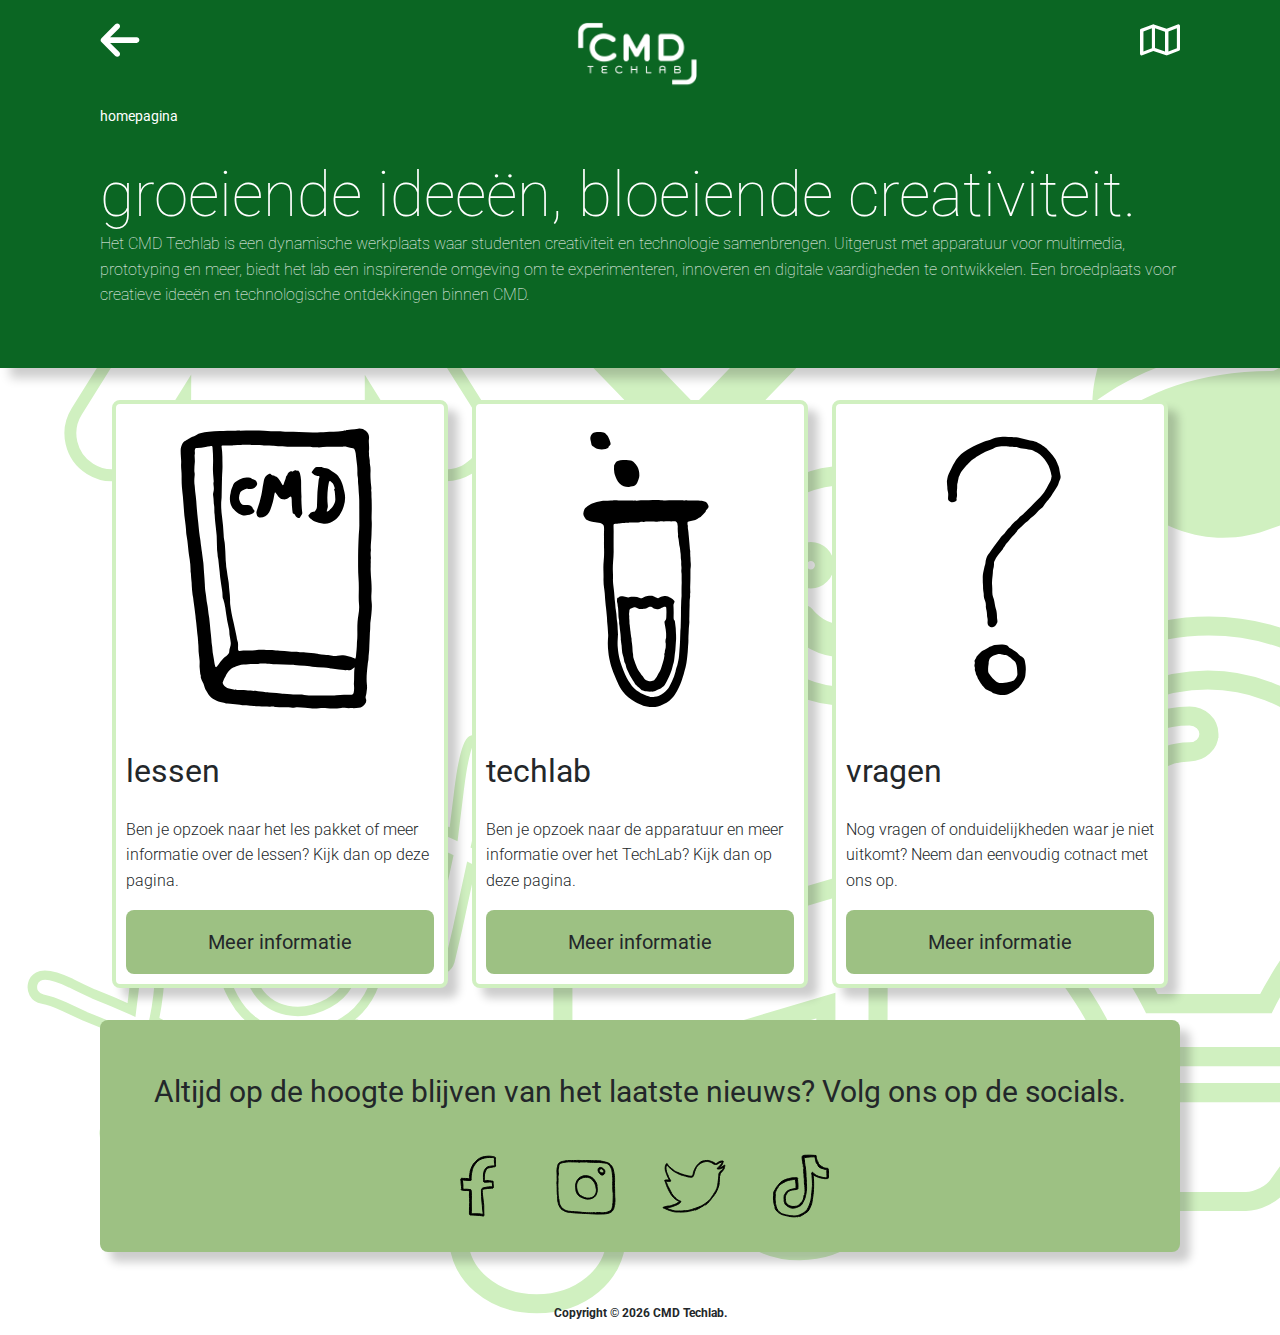
<file: 2_ADWE/index.html>
<!DOCTYPE html>
<html lang="nl">
<head>
    <meta charset="UTF-8">
    <meta name="viewport" content="width=device-width, initial-scale=1.0">
    <!-- SEO -->
    <title>Homepagina | CMD TechLab</title>
    <meta name="description" content="Het CMD Techlab is een dynamische werkplaats waar studenten creativiteit en technologie samenbrengen. Uitgerust met apparatuur voor multimedia, prototyping en meer.">
    <!-- Google Fonts -->
    <link rel="preconnect" href="https://fonts.googleapis.com">
    <link rel="preconnect" href="https://fonts.gstatic.com" crossorigin>
    <link href="https://fonts.googleapis.com/css2?family=Roboto:wght@100;300;400;500;700;900&display=swap" rel="stylesheet">
    <!-- Stylesheets -->
    <link rel="stylesheet" href="./assets/css/style.css">
</head>
<body>
    <header>
        <section id="top">
            <div id="back">
                <a href="./index.html">
                    <img src="./assets/img/layout/pijl.svg" alt="Pijl terug">
                </a>
            </div>
            <div id="logo">
                <a href="./index.html">
                    <img src="./assets/img/layout/logo.svg" alt="CMD TechLab logo">
                </a>
            </div>
            <div id="map">
                <a href="https://www.google.com/maps/dir//Werkplaats+CMD,+Onderwijsboulevard+215,+5223+DE+'s-Hertogenbosch">
                    <img src="./assets/img/layout/kaart.svg" alt="Kaart">
                </a>
            </div>
        </section>
        
        <section id="breadcrumbs">
            <ol itemscope itemtype="https://schema.org/BreadcrumbList">
                <li itemprop="itemListElement" itemscope itemtype="https://schema.org/ListItem">
                    <span itemprop="name">Homepagina</span>
                    <meta itemprop="position" content="1">
                </li>
            </ol>
        </section>

        <section id="intro">
            <h1>Groeiende ideeën, Bloeiende creativiteit.</h1>
            <p>Het CMD Techlab is een dynamische werkplaats waar studenten creativiteit en technologie samenbrengen. Uitgerust met apparatuur voor multimedia, prototyping en meer, biedt het lab een inspirerende omgeving om te experimenteren, innoveren en digitale vaardigheden te ontwikkelen. Een broedplaats voor creatieve ideeën en technologische ontdekkingen binnen CMD.</p>
        </section>
    </header>

    <nav class="flexible">
        <section>
            <img src="./assets/img/home/boek.svg" alt="Afbeelding over lessen">
            <h2>Lessen</h2>
            <p>Ben je opzoek naar het les pakket of meer informatie over de lessen? Kijk dan op deze pagina.</p>
            <a class="button" href="./lessen.html">Meer informatie</a>
        </section>
        <section>
            <img src="./assets/img/home/lab.svg" alt="Afbeelding over techlab">
            <h2>TechLab</h2>
            <p>Ben je opzoek naar de apparatuur en meer informatie over het TechLab? Kijk dan op deze pagina.</p>
            <a class="button" href="./lab.html">Meer informatie</a>
        </section>
        <section>
            <img src="./assets/img/home/vraag.svg" alt="Afbeelding over vragen">
            <h2>Vragen</h2>
            <p>Nog vragen of onduidelijkheden waar je niet uitkomt? Neem dan eenvoudig cotnact met ons op.</p>
            <a class="button" href="./contact.html">Meer informatie</a>
        </section>
    </nav>

    <section id="call-to-action">
        <p>Altijd op de hoogte blijven van het laatste nieuws? Volg ons op de socials.</p>

        <div id="socials">
            <a target="_blank" href="https://www.facebook.com/avanscmd"><img src="./assets/img/socials/facebook.svg" alt="Facebook logo"></a>
            <a target="_blank" href="https://www.instagram.com/cmd_denbosch"><img src="./assets/img/socials/instagram.svg" alt="Instagram logo"></a>
            <a target="_blank" href="https://twitter.com/AvansHogeschool"><img src="./assets/img/socials/twitter.svg" alt="Twitter logo"></a>
            <a target="_blank" href="https://www.tiktok.com/@avanshogeschool"><img src="./assets/img/socials/tiktok.svg" alt="TikTok logo"></a>
        </div>
    </section>

    <footer>
        <p>Copyright &copy; <span id="year"></span> CMD Techlab.</p>
    </footer>

    <!-- Javascript -->
    <script src="./assets/js/main.js"></script>
</body>
</html>
</file>
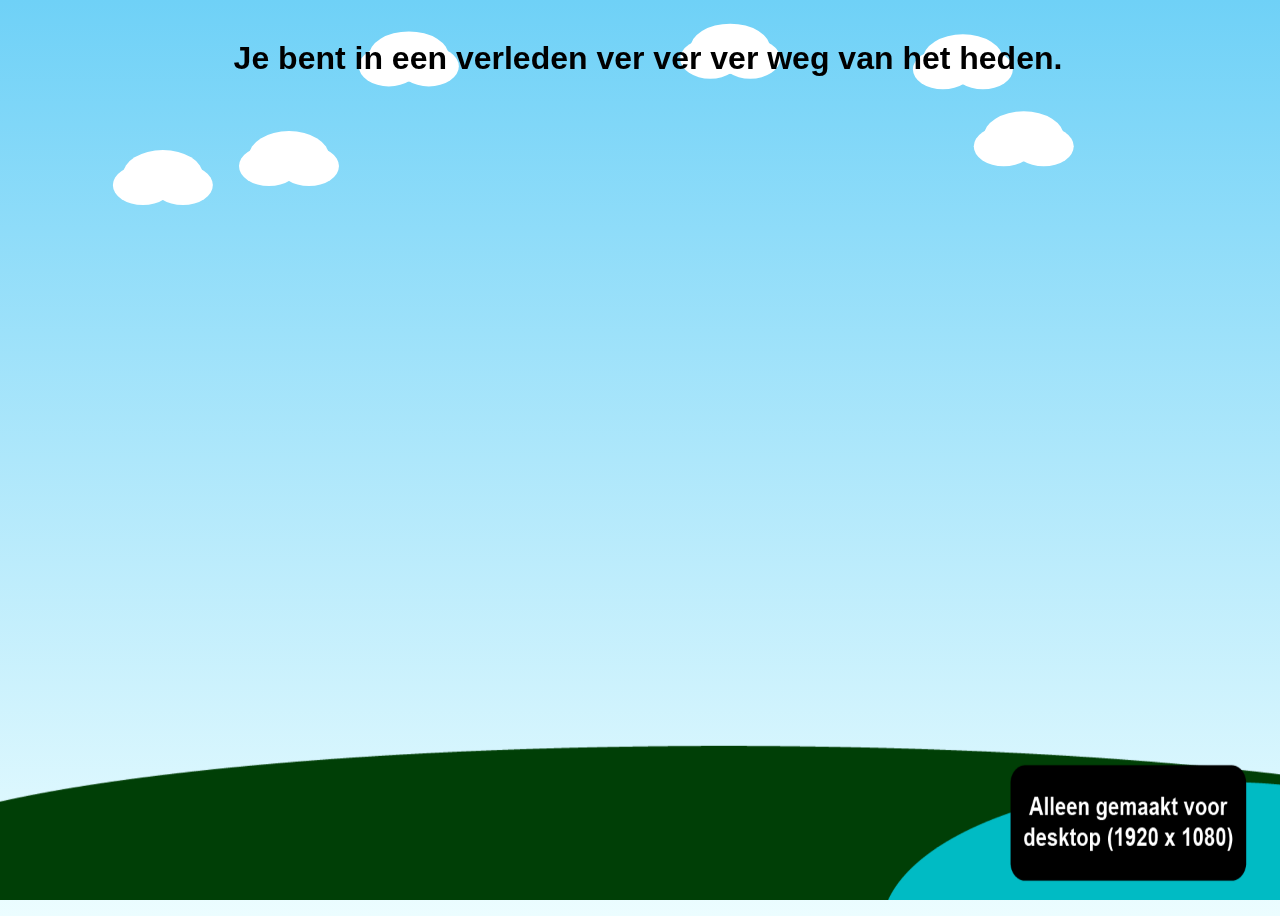
<file: 7_PROG/index.html>
<!doctype html>
<html lang="nl">
<head>
    <meta charset="utf-8">
    <!-- SEO title -->
    <title>PROG Scene 1 - Bastiaan de Hart</title>
    <!-- Globale Stylesheet -->
    <link rel="stylesheet" href="./assets/css/main.css">
    <!-- Scene specifieke stylesheet -->
    <link rel="stylesheet" href="./assets/css/scene1.css">
</head>
<body>
    <!-- 
    Grafische layers, volgoorde bepaald door Z-index in CSS.
    Alle afbeeldingen zijn in moderne WebP standaard en maximaal
    compressed. Zo is de hele website (ex P5 framework) max 187 KB. 
    -->
    <img class="layer_lake" src="./assets/img/scene1/lake.webp" alt="Vijver met gras">
    <img class="layer_instructions" src="./assets/img/scene1/instructions.webp" alt="Instructies">

    <!-- Toverstaf, deze word geanimeerd met CSS -->
    <div class="magicwand_container">
        <!-- Weergeven als hyperlink -->
        <a href="./scene2.html"><button>Begin het avontuur</button></a>
        <img class="magicwand" src="./assets/img/scene1/magicwand.webp" alt="Toverstaf">
    </div>

    <!-- De teksten bovenin het scherm -->
    <div class="text-dialog">
        <p class="text-line-one">Je bent in een verleden ver ver ver weg van het heden.</p>
    </div>
    <div class="text-dialog">
        <p class="text-line-two">Pak de toverstaf en reis naar het heden.</p>
    </div>

    <!-- Javascrypt voor de wolken, deze worden met P5 gegenereerd -->
    <script src="./assets/js/vendor/p5.min.js" defer></script>
    <script src="./assets/js/clouds.js" defer></script>
</body>
</html>
</file>
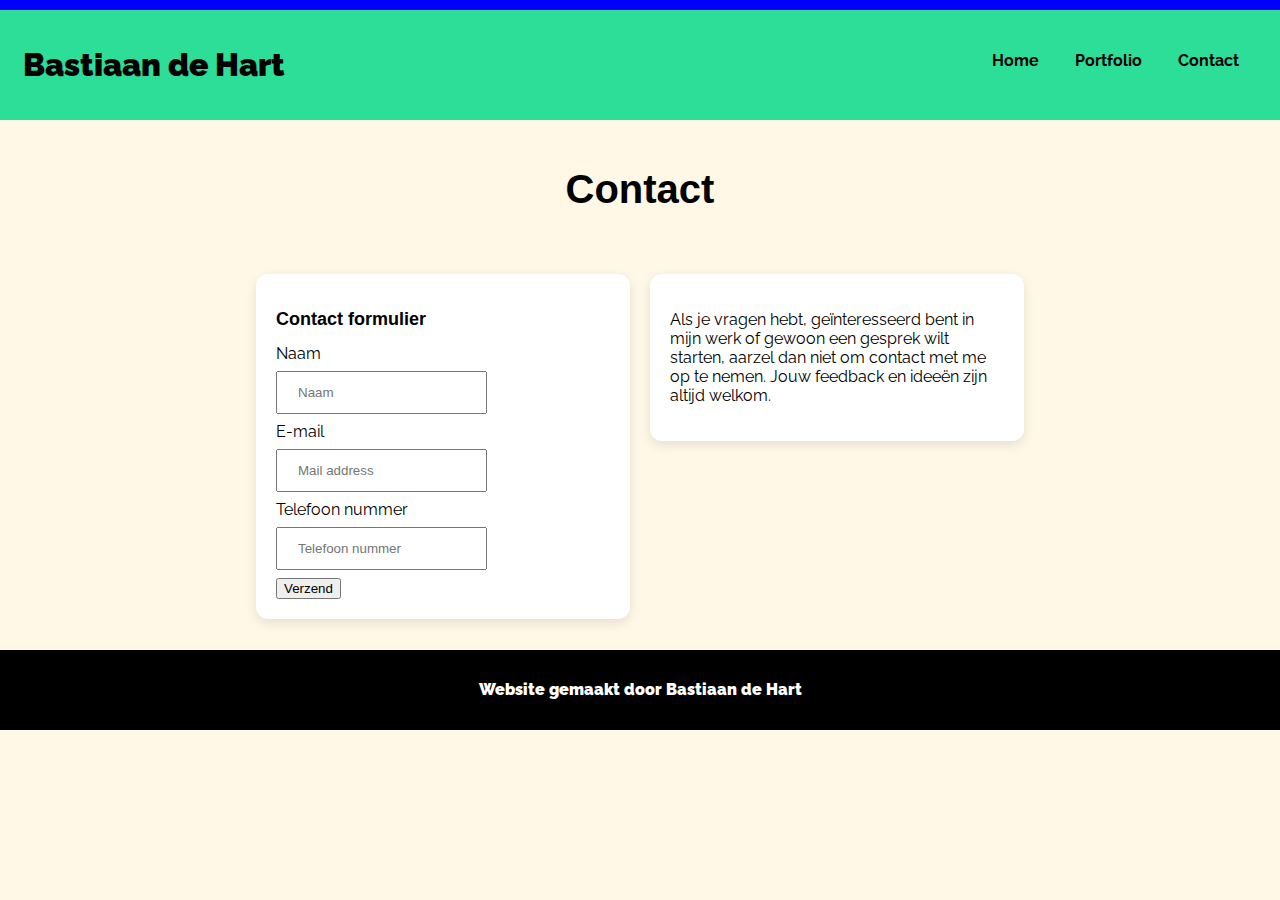
<file: 1_BAWE/contact.html>
<!DOCTYPE html>
<html lang="nl">
<head>
    <meta charset="UTF-8">
    <meta name="viewport" content="width=device-width, initial-scale=1.0">
    <title>Contact | Bastiaan de Hart</title>
    <link rel="preconnect" href="https://fonts.googleapis.com">
    <link rel="preconnect" href="https://fonts.gstatic.com" crossorigin>
    <link href="https://fonts.googleapis.com/css2?family=Raleway&family=Ubuntu+Condensed&display=swap" rel="stylesheet">
    <link rel="stylesheet" href="assets/css/style.css">
</head>
<body>
    <nav>
        <div id="logo"><p>Bastiaan de Hart</p></div>
        <div id="navbar">
            <ul>
                <li><a href="index.html">Home</a></li>
                <li><a href="portfolio.html">Portfolio</a></li>
                <li><a href="contact.html">Contact</a></li>
            </ul>
        </div>
    </nav>
    <section id="title">
        <h1>Contact</h1>
    </section>
    <article>   
        <div>
            <h2>Contact formulier</h2>
            <form method="post" action="Niet_bestaand_PHP_mail_script.php">
            
                <label for="naam">Naam</label>
                <input type="text" placeholder="Naam" name="naam" id="naam">     
        
                <label for="mail">E-mail</label>
                <input type="email" placeholder="Mail address" name="mail" id="mail">
    
                <label for="telefoon">Telefoon nummer</label>
                <input type="tel" placeholder="Telefoon nummer" name="telefoon" id="telefoon">
    
                <button type="submit">Verzend</button>

            </form>
        </div>
        <div>
            <div>
                <p>Als je vragen hebt, geïnteresseerd bent in mijn werk of gewoon een gesprek wilt starten, aarzel dan niet om contact met me op te nemen. Jouw feedback en ideeën zijn altijd welkom.</p>
            </div>
        </div>
    </article>
    <footer>
        <p>Website gemaakt door Bastiaan de Hart</p>
    </footer>
</body>
</html>
</file>
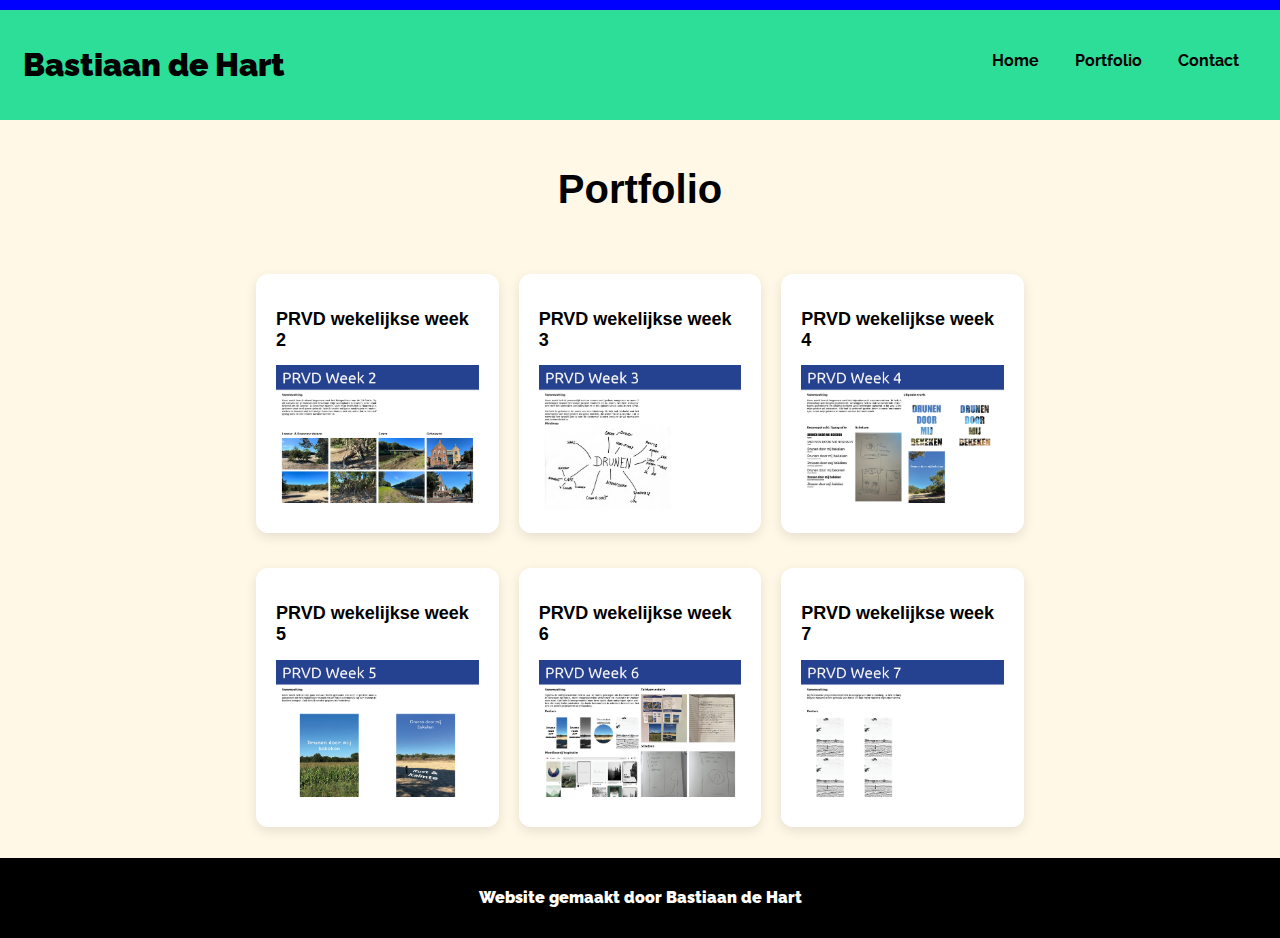
<file: 1_BAWE/portfolio.html>
<!DOCTYPE html>
<html lang="nl">
<head>
    <meta charset="UTF-8">
    <meta name="viewport" content="width=device-width, initial-scale=1.0">
    <title>Portfolio | Bastiaan de Hart</title>
    <link rel="preconnect" href="https://fonts.googleapis.com">
    <link rel="preconnect" href="https://fonts.gstatic.com" crossorigin>
    <link href="https://fonts.googleapis.com/css2?family=Raleway&family=Ubuntu+Condensed&display=swap" rel="stylesheet">
    <link rel="stylesheet" href="assets/css/style.css">
</head>
<body>
    <nav>
        <div id="logo"><p>Bastiaan de Hart</p></div>
        <div id="navbar">
            <ul>
                <li><a href="index.html">Home</a></li>
                <li><a href="portfolio.html">Portfolio</a></li>
                <li><a href="contact.html">Contact</a></li>
            </ul>
        </div>
    </nav>
    <section id="title">
        <h1>Portfolio</h1>
    </section>
    <article>   
        <div>
            <h2>PRVD wekelijkse week 2</h2>
            <img src="./assets/images/Wekelijkse_Canvas_Bastiaan_de_Hart__01.jpg" alt="Wekelijkse Canvas week 2">
        </div>
        <div>
            <h2>PRVD wekelijkse week 3</h2>
            <img src="./assets/images/Wekelijkse_Canvas_Bastiaan_de_Hart__02.jpg" alt="Wekelijkse Canvas week 3">
        </div>
        <div>
            <h2>PRVD wekelijkse week 4</h2>
            <img src="./assets/images/Wekelijkse_Canvas_Bastiaan_de_Hart__03.jpg" alt="Wekelijkse Canvas week 4">
        </div>
    </article>
    <article>   
        <div>
            <h2>PRVD wekelijkse week 5</h2>
            <img src="./assets/images/Wekelijkse_Canvas_Bastiaan_de_Hart__04.jpg" alt="Wekelijkse Canvas week 5">
        </div>
        <div>
            <h2>PRVD wekelijkse week 6</h2>
            <img src="./assets/images/Wekelijkse_Canvas_Bastiaan_de_Hart__05.jpg" alt="Wekelijkse Canvas week 6">
        </div>
        <div>
            <h2>PRVD wekelijkse week 7</h2>
            <img src="./assets/images/Wekelijkse_Canvas_Bastiaan_de_Hart__06.jpg" alt="Wekelijkse Canvas week 7">
        </div>
    </article>
    <footer>
        <p>Website gemaakt door Bastiaan de Hart</p>
    </footer>
</body>
</html>
</file>
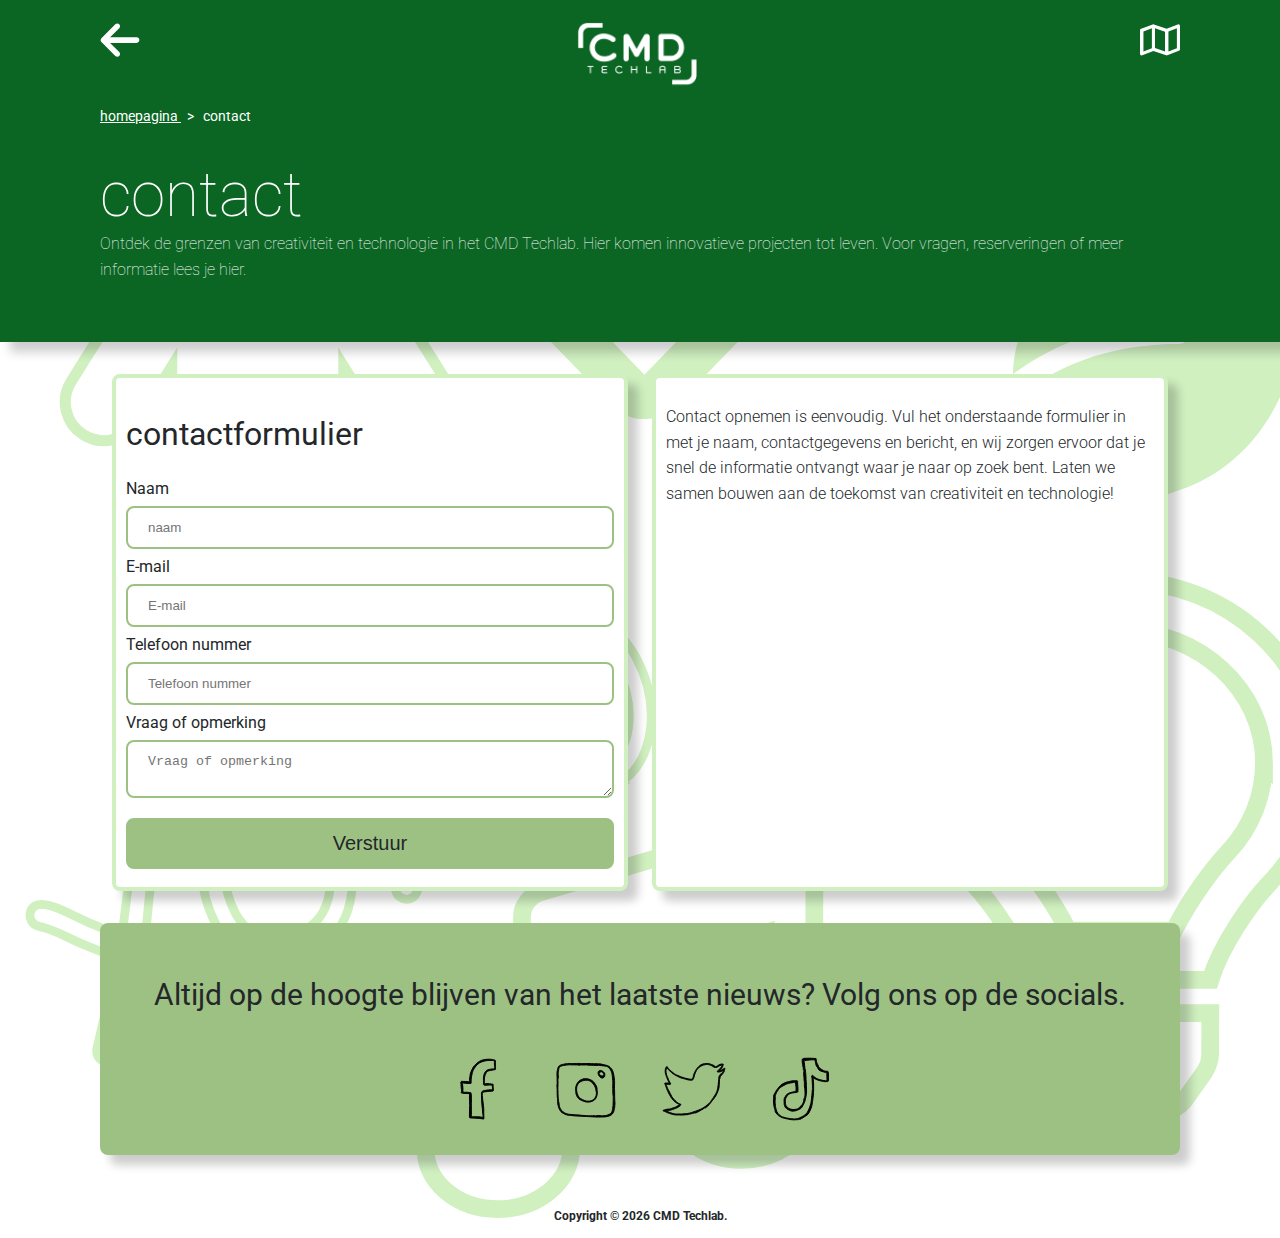
<file: 2_ADWE/contact.html>
<!DOCTYPE html>
<html lang="nl">
<head>
    <meta charset="UTF-8">
    <meta name="viewport" content="width=device-width, initial-scale=1.0">
    <!-- SEO -->
    <title>Contact | CMD TechLab</title>
    <meta name="description" content="Ontdek de grenzen van creativiteit en technologie in het CMD Techlab. Hier komen innovatieve projecten tot leven. Voor vragen, reserveringen of meer informatie lees je hier.">
    <!-- Google Fonts -->
    <link rel="preconnect" href="https://fonts.googleapis.com">
    <link rel="preconnect" href="https://fonts.gstatic.com" crossorigin>
    <link href="https://fonts.googleapis.com/css2?family=Roboto:wght@100;300;400;500;700;900&display=swap" rel="stylesheet">
    <!-- Stylesheets -->
    <link rel="stylesheet" href="./assets/css/style.css">
</head>
<body>
    <header>
        <section id="top">
            <div id="back">
                <a tabindex="1" href="./index.html">
                    <img src="./assets/img/layout/pijl.svg" alt="Pijl terug">
                </a>
            </div>
            <div id="logo">
                <a href="./index.html">
                    <img src="./assets/img/layout/logo.svg" alt="CMD TechLab logo">
                </a>
            </div>
            <div id="map">
                <a href="https://www.google.com/maps/dir//Werkplaats+CMD,+Onderwijsboulevard+215,+5223+DE+'s-Hertogenbosch">
                    <img src="./assets/img/layout/kaart.svg" alt="Kaart">
                </a>
            </div>
        </section>

        <section id="breadcrumbs">
            <ol itemscope itemtype="https://schema.org/BreadcrumbList">
                <li itemprop="itemListElement" itemscope itemtype="https://schema.org/ListItem">
                    <a itemprop="item" href="./index.html">
                        <span itemprop="name">Homepagina</span>
                    </a>
                    <meta itemprop="position" content="1">
                </li>
                <li itemprop="itemListElement" itemscope itemtype="https://schema.org/ListItem">
                    <span itemprop="name">Contact</span>
                    <meta itemprop="position" content="2">
                </li>
            </ol>
        </section>

        <section id="intro">
            <h1>Contact</h1>
            <p>Ontdek de grenzen van creativiteit en technologie in het CMD Techlab. Hier komen innovatieve projecten tot leven. Voor vragen, reserveringen of meer informatie lees je hier.</p>
        </section>
    </header>

    <main>
        <article class="flexible mobile-reverse">
            <section>
                <h2>Contactformulier</h2>
    
                <form method="post" action="#">
                    <label for="naam" class="formbuilder-text-label">Naam</label>
                    <input type="text" placeholder="naam" name="naam" id="naam" required="required">
    
                    <label for="e-mail" class="formbuilder-text-label">E-mail</label>
                    <input type="email" placeholder="E-mail" name="e-mail" id="e-mail" required="required">
    
                    <label for="telefoon" class="formbuilder-text-label">Telefoon nummer</label>
                    <input type="tel" placeholder="Telefoon nummer" name="telefoon" id="telefoon">
             
                    <label for="vraag" class="formbuilder-textarea-label">Vraag of opmerking</label>
                    <textarea placeholder="Vraag of opmerking" name="vraag" id="vraag" required="required"></textarea>
        
                    <button type="submit" name="verstuur" id="verstuur">Verstuur</button>
                </form>
            
            </section>
            <section>
                <p>Contact opnemen is eenvoudig. Vul het onderstaande formulier in met je naam, contactgegevens en bericht, en wij zorgen ervoor dat je snel de informatie ontvangt waar je naar op zoek bent. Laten we samen bouwen aan de toekomst van creativiteit en technologie!</p>
            </section>
        </article>
    </main>

    <section id="call-to-action">
        <p>Altijd op de hoogte blijven van het laatste nieuws? Volg ons op de socials.</p>

        <div id="socials">
            <a target="_blank" href="https://www.facebook.com/avanscmd"><img src="./assets/img/socials/facebook.svg" alt="Facebook logo"></a>
            <a target="_blank" href="https://www.instagram.com/cmd_denbosch"><img src="./assets/img/socials/instagram.svg" alt="Instagram logo"></a>
            <a target="_blank" href="https://twitter.com/AvansHogeschool"><img src="./assets/img/socials/twitter.svg" alt="Twitter logo"></a>
            <a target="_blank" href="https://www.tiktok.com/@avanshogeschool"><img src="./assets/img/socials/tiktok.svg" alt="TikTok logo"></a>
        </div>
    </section>

    <footer>
        <p>Copyright &copy; <span id="year"></span> CMD Techlab.</p>
    </footer>

    <!-- Javascript -->
    <script src="./assets/js/main.js"></script>
</body>
</html>
</file>
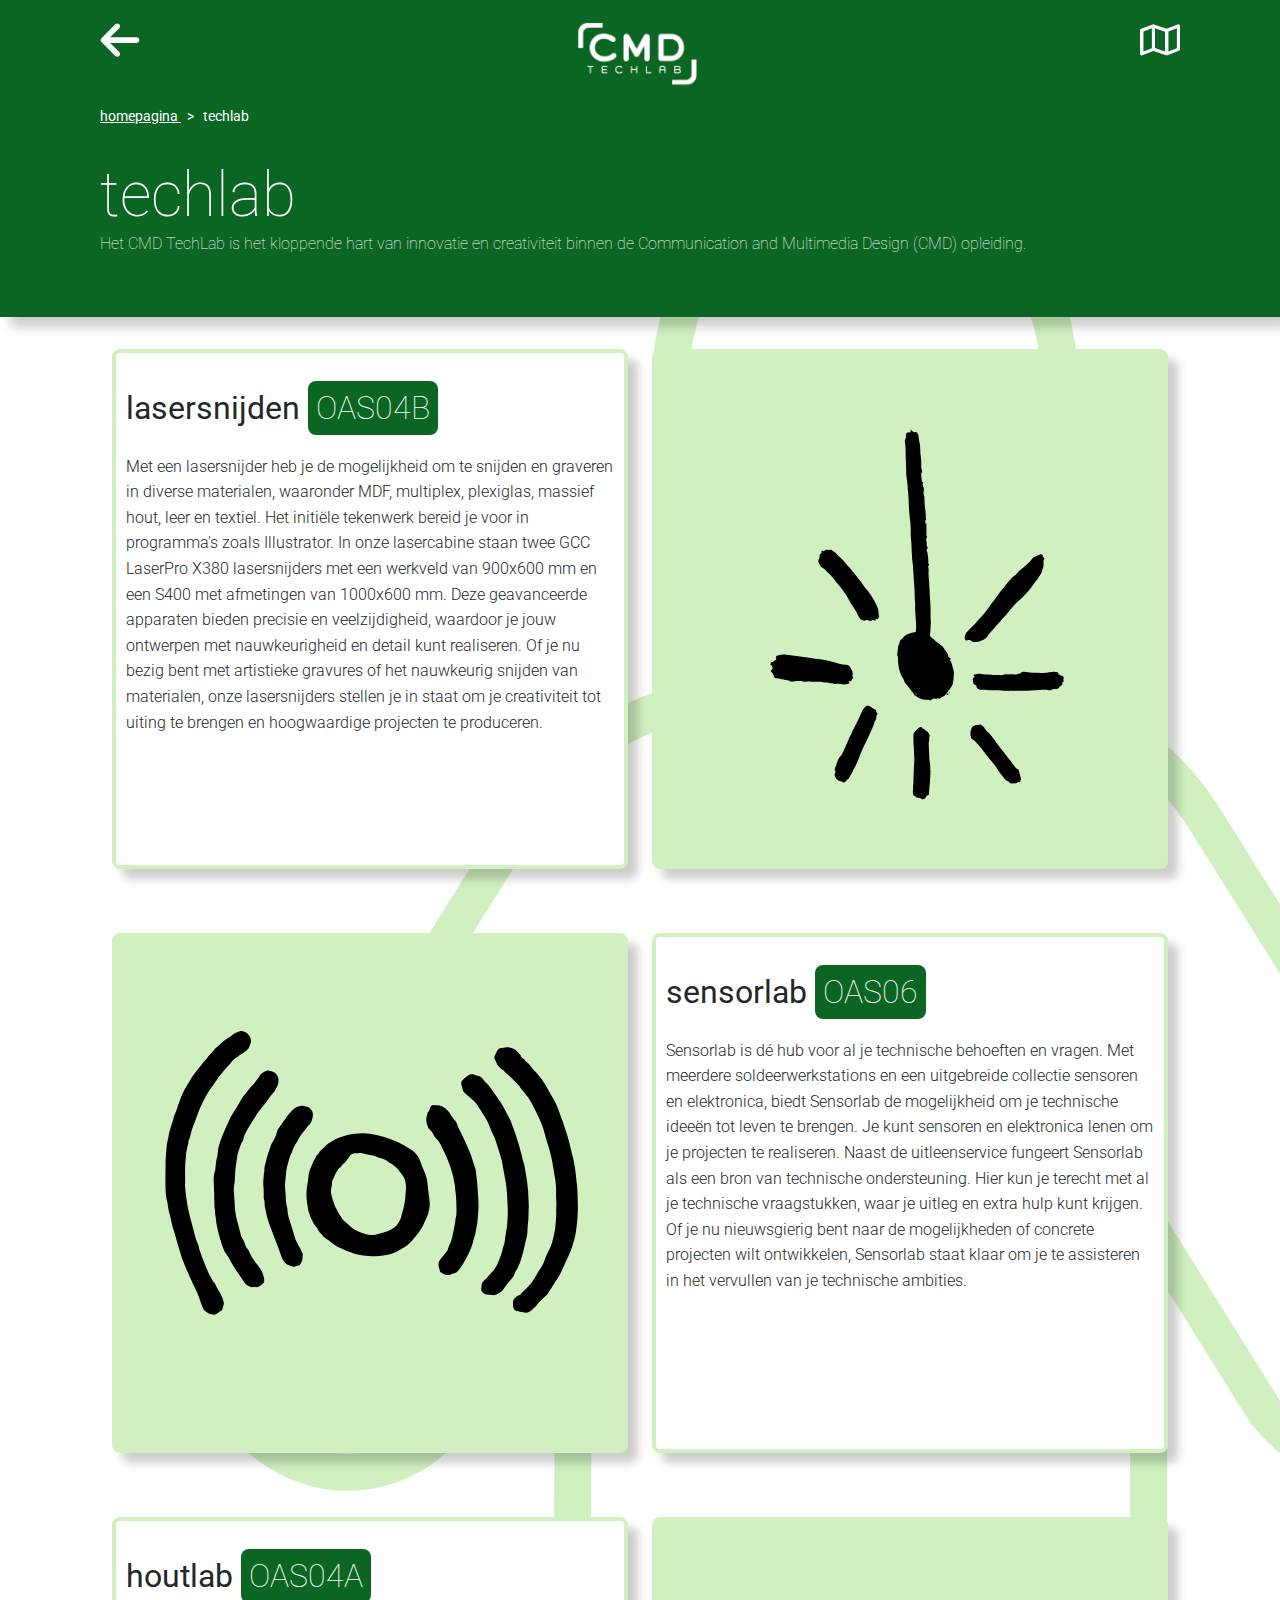
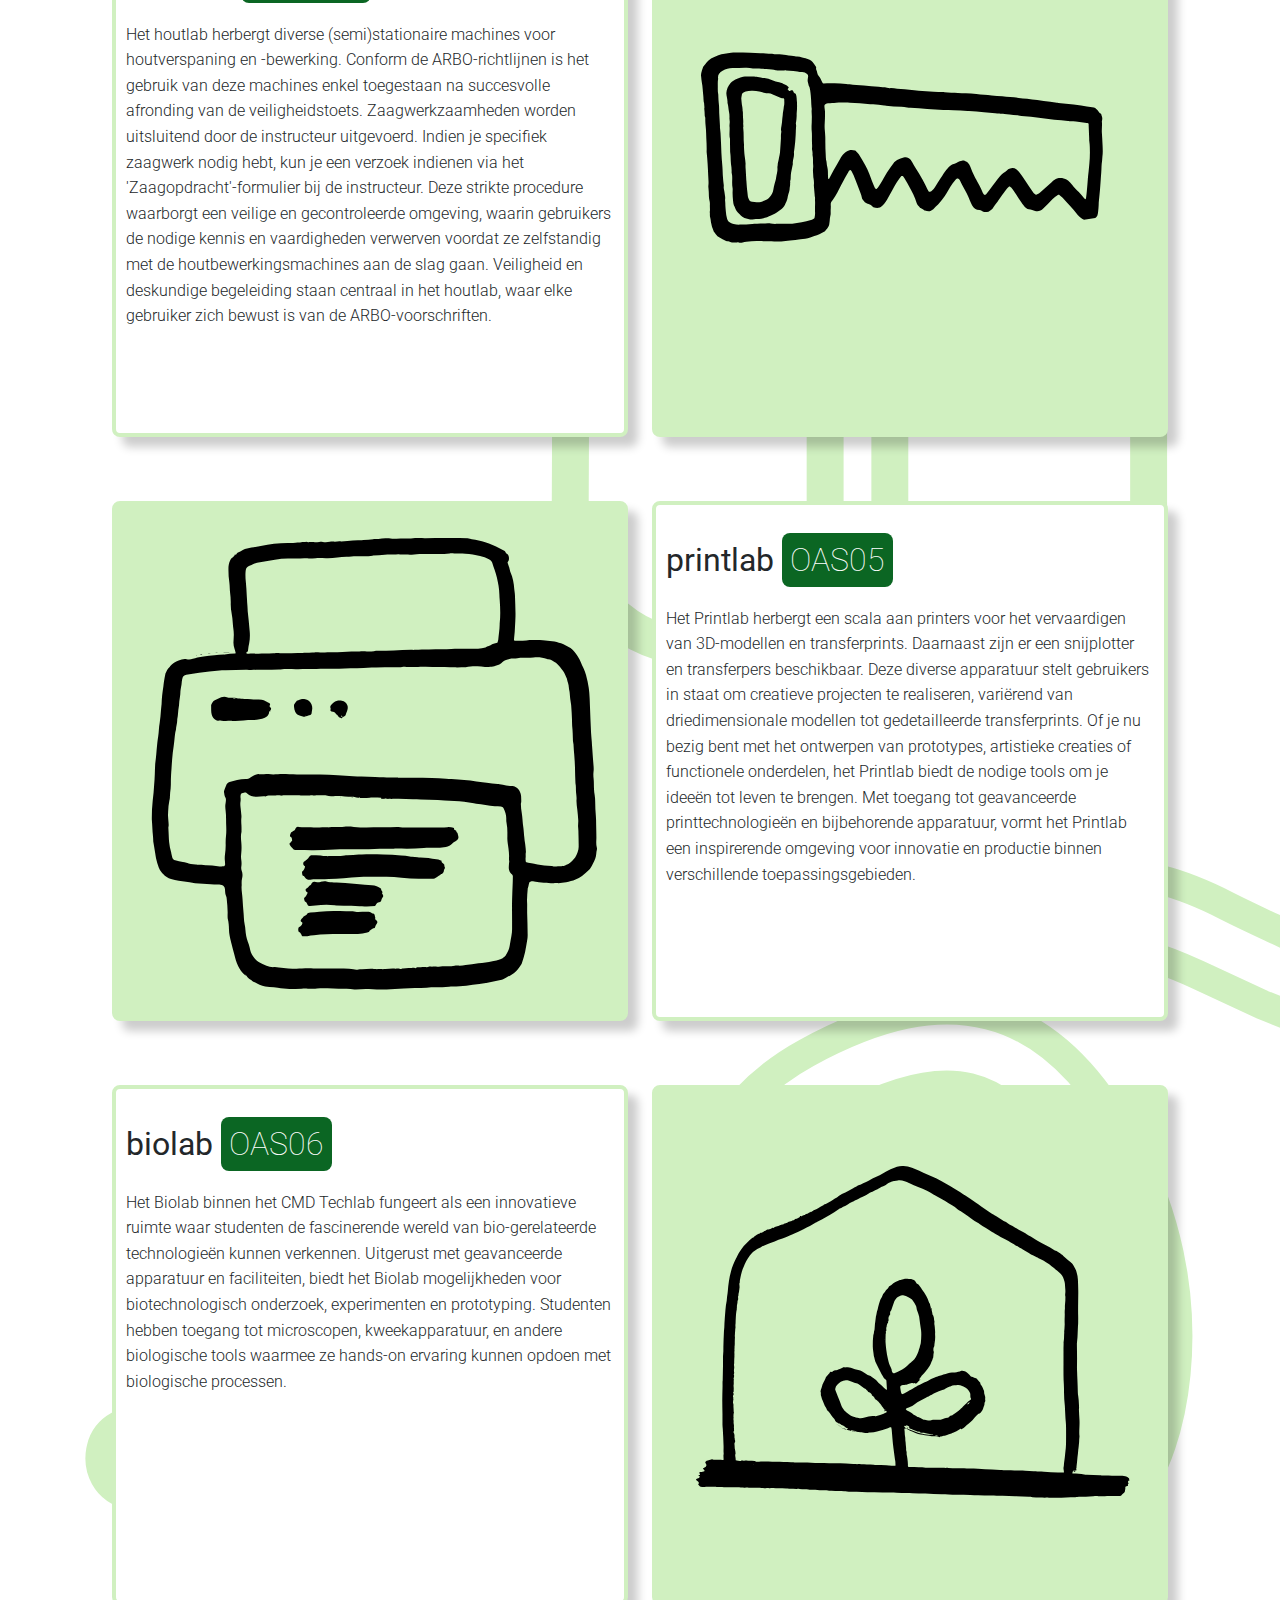
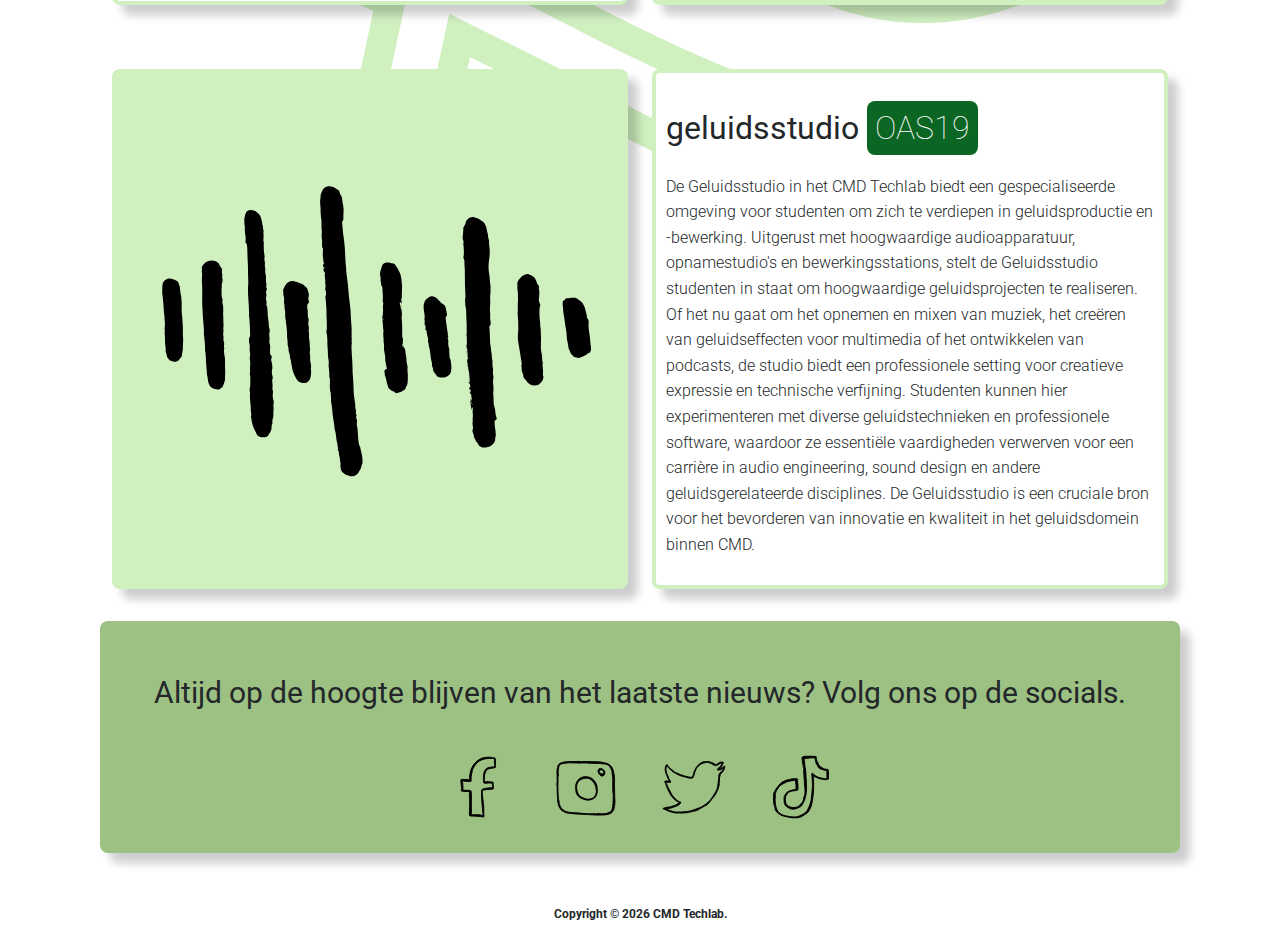
<file: 2_ADWE/lab.html>
<!DOCTYPE html>
<html lang="nl">
<head>
    <meta charset="UTF-8">
    <meta name="viewport" content="width=device-width, initial-scale=1.0">
    <!-- SEO -->
    <title>TechLab | CMD TechLab</title>
    <meta name="description" content="Het CMD TechLab is het kloppende hart van innovatie en creativiteit binnen de Communication and Multimedia Design (CMD) opleiding.">
    <!-- Google Fonts -->
    <link rel="preconnect" href="https://fonts.googleapis.com">
    <link rel="preconnect" href="https://fonts.gstatic.com" crossorigin>
    <link href="https://fonts.googleapis.com/css2?family=Roboto:wght@100;300;400;500;700;900&display=swap" rel="stylesheet">
    <!-- Stylesheets -->
    <link rel="stylesheet" href="./assets/css/style.css">
</head>
<body>
    <header>
        <section id="top">
            <div id="back">
                <a tabindex="1" href="./index.html">
                    <img src="./assets/img/layout/pijl.svg" alt="Pijl terug">
                </a>
            </div>
            <div id="logo">
                <a href="./index.html">
                    <img src="./assets/img/layout/logo.svg" alt="CMD TechLab logo">
                </a>
            </div>
            <div id="map">
                <a href="https://www.google.com/maps/dir//Werkplaats+CMD,+Onderwijsboulevard+215,+5223+DE+'s-Hertogenbosch">
                    <img src="./assets/img/layout/kaart.svg" alt="Kaart">
                </a>
            </div>
        </section>

        <section id="breadcrumbs">
            <ol itemscope itemtype="https://schema.org/BreadcrumbList">
                <li itemprop="itemListElement" itemscope itemtype="https://schema.org/ListItem">
                    <a itemprop="item" href="./index.html">
                        <span itemprop="name">Homepagina</span>
                    </a>
                    <meta itemprop="position" content="1">
                </li>
                <li itemprop="itemListElement" itemscope itemtype="https://schema.org/ListItem">
                    <span itemprop="name">TechLab</span>
                    <meta itemprop="position" content="2">
                </li>
            </ol>
        </section>

        <section id="intro">
            <h1>TechLab</h1>
            <p>Het CMD TechLab is het kloppende hart van innovatie en creativiteit binnen de Communication and Multimedia Design (CMD) opleiding.</p>
        </section>
    </header>

    <main>
        <article class="flexible">
            <section>
                <h2>Lasersnijden <span class="lokaal">OAS04B</span></h2>
                <p>Met een lasersnijder heb je de mogelijkheid om te snijden en graveren in diverse materialen, waaronder MDF, multiplex, plexiglas, massief hout, leer en textiel. Het initiële tekenwerk bereid je voor in programma's zoals Illustrator. In onze lasercabine staan twee GCC LaserPro X380 lasersnijders met een werkveld van 900x600 mm en een S400 met afmetingen van 1000x600 mm. Deze geavanceerde apparaten bieden precisie en veelzijdigheid, waardoor je jouw ontwerpen met nauwkeurigheid en detail kunt realiseren. Of je nu bezig bent met artistieke gravures of het nauwkeurig snijden van materialen, onze lasersnijders stellen je in staat om je creativiteit tot uiting te brengen en hoogwaardige projecten te produceren.</p>
            </section>
            <figure>
                <img src="./assets/img/lab/laser.svg" alt="Afbeelding over Lasersnijden">
            </figure>
        </article>
    
        <article class="flexible mobile-reverse">
            <figure>
                <img src="./assets/img/lab/sensor.svg" alt="Afbeelding over Sensorlab">
            </figure>
            <section>
                <h2>Sensorlab <span class="lokaal">OAS06</span></h2>
                <p>Sensorlab is dé hub voor al je technische behoeften en vragen. Met meerdere soldeerwerkstations en een uitgebreide collectie sensoren en elektronica, biedt Sensorlab de mogelijkheid om je technische ideeën tot leven te brengen. Je kunt sensoren en elektronica lenen om je projecten te realiseren. Naast de uitleenservice fungeert Sensorlab als een bron van technische ondersteuning. Hier kun je terecht met al je technische vraagstukken, waar je uitleg en extra hulp kunt krijgen. Of je nu nieuwsgierig bent naar de mogelijkheden of concrete projecten wilt ontwikkelen, Sensorlab staat klaar om je te assisteren in het vervullen van je technische ambities.</p>
            </section>
        </article>
    
        <article class="flexible">
            <section>
                <h2>Houtlab <span class="lokaal">OAS04A</span></h2>
                <p>Het houtlab herbergt diverse (semi)stationaire machines voor houtverspaning en -bewerking. Conform de ARBO-richtlijnen is het gebruik van deze machines enkel toegestaan na succesvolle afronding van de veiligheidstoets. Zaagwerkzaamheden worden uitsluitend door de instructeur uitgevoerd. Indien je specifiek zaagwerk nodig hebt, kun je een verzoek indienen via het 'Zaagopdracht'-formulier bij de instructeur. Deze strikte procedure waarborgt een veilige en gecontroleerde omgeving, waarin gebruikers de nodige kennis en vaardigheden verwerven voordat ze zelfstandig met de houtbewerkingsmachines aan de slag gaan. Veiligheid en deskundige begeleiding staan centraal in het houtlab, waar elke gebruiker zich bewust is van de ARBO-voorschriften.</p>
            </section>
            <figure>
                <img src="./assets/img/lab/zaag.svg" alt="Afbeelding over Houtlab">
            </figure>
        </article>
    
        <article class="flexible mobile-reverse">
            <figure>
                <img src="./assets/img/lab/printer.svg" alt="Afbeelding over Printlab">
            </figure>
            <section>
                <h2>Printlab <span class="lokaal">OAS05</span></h2>
                <p>Het Printlab herbergt een scala aan printers voor het vervaardigen van 3D-modellen en transferprints. Daarnaast zijn er een snijplotter en transferpers beschikbaar. Deze diverse apparatuur stelt gebruikers in staat om creatieve projecten te realiseren, variërend van driedimensionale modellen tot gedetailleerde transferprints. Of je nu bezig bent met het ontwerpen van prototypes, artistieke creaties of functionele onderdelen, het Printlab biedt de nodige tools om je ideeën tot leven te brengen. Met toegang tot geavanceerde printtechnologieën en bijbehorende apparatuur, vormt het Printlab een inspirerende omgeving voor innovatie en productie binnen verschillende toepassingsgebieden.</p>
            </section>
        </article>
    
        <article class="flexible">
            <section>
                <h2>Biolab <span class="lokaal">OAS06</span></h2>
                <p>Het Biolab binnen het CMD Techlab fungeert als een innovatieve ruimte waar studenten de fascinerende wereld van bio-gerelateerde technologieën kunnen verkennen. Uitgerust met geavanceerde apparatuur en faciliteiten, biedt het Biolab mogelijkheden voor biotechnologisch onderzoek, experimenten en prototyping. Studenten hebben toegang tot microscopen, kweekapparatuur, en andere biologische tools waarmee ze hands-on ervaring kunnen opdoen met biologische processen.</p>
            </section>
            <figure>
                <img src="./assets/img/lab/bio.svg" alt="Afbeelding over Biolab">
            </figure>
        </article>
    
        <article class="flexible mobile-reverse">
            <figure>
                <img src="./assets/img/lab/audio.svg" alt="Afbeelding over Geluidsstudio">
            </figure>
            <section>
                <h2>Geluidsstudio <span class="lokaal">OAS19</span></h2>
                <p>De Geluidsstudio in het CMD Techlab biedt een gespecialiseerde omgeving voor studenten om zich te verdiepen in geluidsproductie en -bewerking. Uitgerust met hoogwaardige audioapparatuur, opnamestudio's en bewerkingsstations, stelt de Geluidsstudio studenten in staat om hoogwaardige geluidsprojecten te realiseren. Of het nu gaat om het opnemen en mixen van muziek, het creëren van geluidseffecten voor multimedia of het ontwikkelen van podcasts, de studio biedt een professionele setting voor creatieve expressie en technische verfijning. Studenten kunnen hier experimenteren met diverse geluidstechnieken en professionele software, waardoor ze essentiële vaardigheden verwerven voor een carrière in audio engineering, sound design en andere geluidsgerelateerde disciplines. De Geluidsstudio is een cruciale bron voor het bevorderen van innovatie en kwaliteit in het geluidsdomein binnen CMD.</p>
            </section>
        </article>
    </main>

    <section id="call-to-action">
        <p>Altijd op de hoogte blijven van het laatste nieuws? Volg ons op de socials.</p>

        <div id="socials">
            <a target="_blank" href="https://www.facebook.com/avanscmd"><img src="./assets/img/socials/facebook.svg" alt="Facebook logo"></a>
            <a target="_blank" href="https://www.instagram.com/cmd_denbosch"><img src="./assets/img/socials/instagram.svg" alt="Instagram logo"></a>
            <a target="_blank" href="https://twitter.com/AvansHogeschool"><img src="./assets/img/socials/twitter.svg" alt="Twitter logo"></a>
            <a target="_blank" href="https://www.tiktok.com/@avanshogeschool"><img src="./assets/img/socials/tiktok.svg" alt="TikTok logo"></a>
        </div>
    </section>

    <footer>
        <p>Copyright &copy; <span id="year"></span> CMD Techlab.</p>
    </footer>

    <!-- Javascript -->
    <script src="./assets/js/main.js"></script>
</body>
</html>
</file>
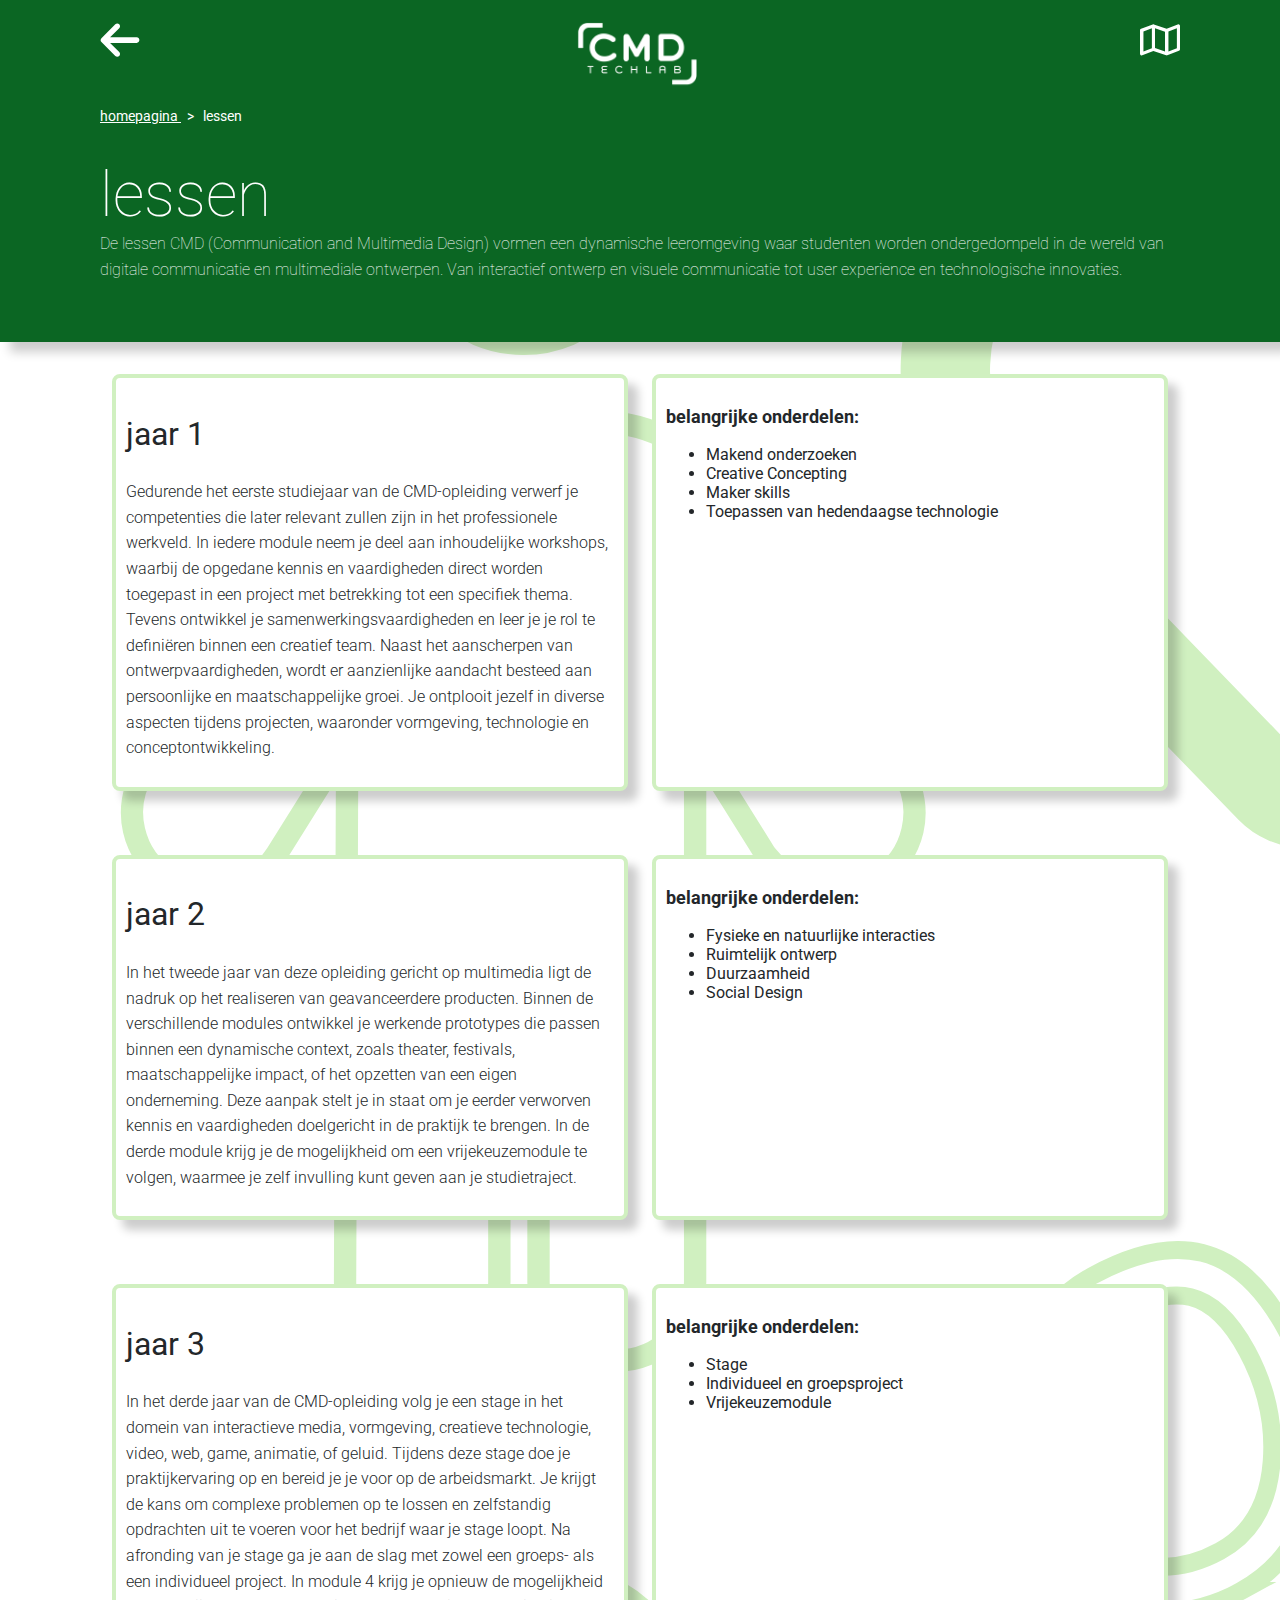
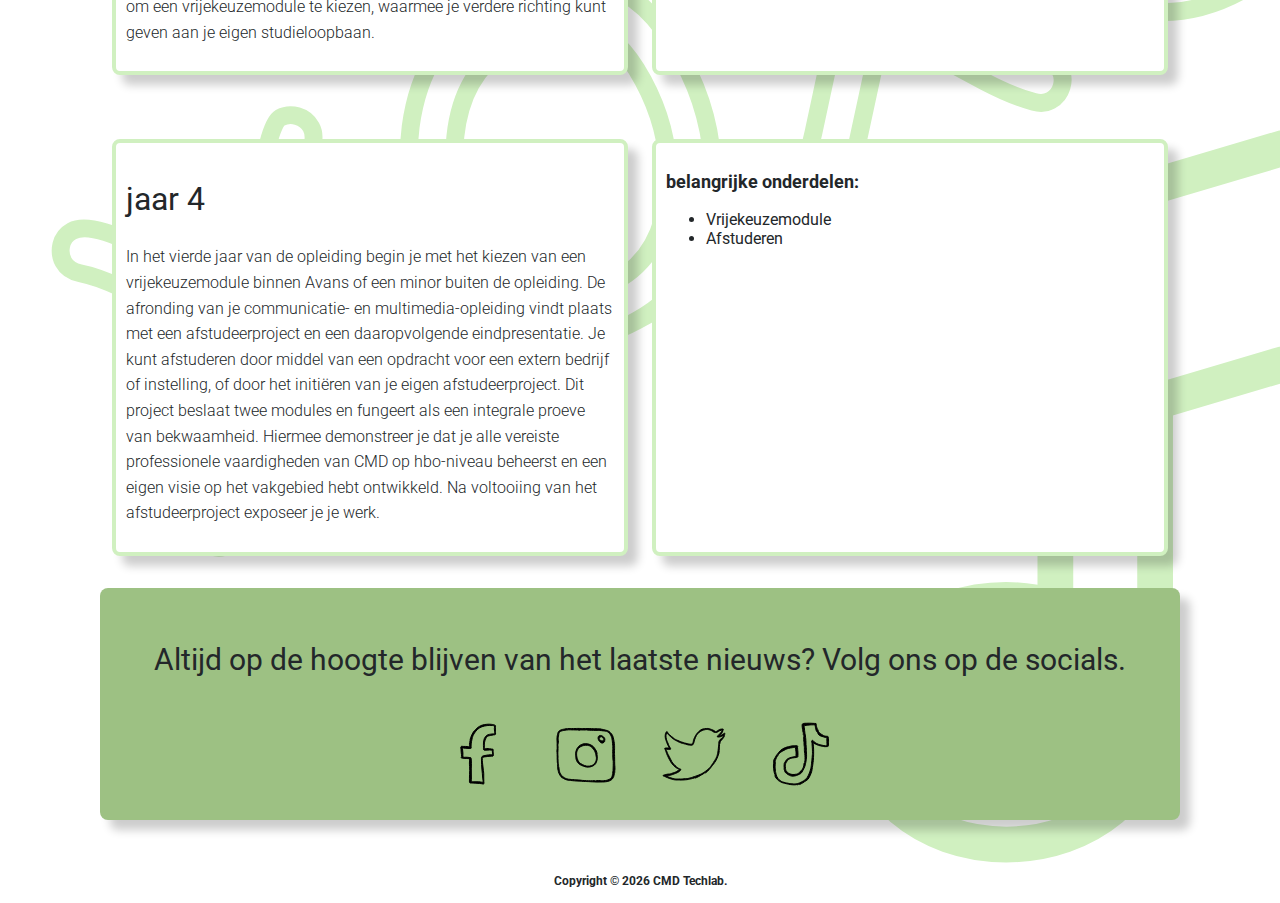
<file: 2_ADWE/lessen.html>
<!DOCTYPE html>
<html lang="nl">
<head>
    <meta charset="UTF-8">
    <meta name="viewport" content="width=device-width, initial-scale=1.0">
    <!-- SEO -->
    <title>Lessen | CMD TechLab</title>
    <meta name="description" content="Ben je opzoek naar het les pakket of meer informatie over de lessen? Kijk dan op deze pagina.">
    <!-- Google Fonts -->
    <link rel="preconnect" href="https://fonts.googleapis.com">
    <link rel="preconnect" href="https://fonts.gstatic.com" crossorigin>
    <link href="https://fonts.googleapis.com/css2?family=Roboto:wght@100;300;400;500;700;900&display=swap" rel="stylesheet">
    <!-- Stylesheets -->
    <link rel="stylesheet" href="./assets/css/style.css">
</head>
<body>
    <header>
        <section id="top">
            <div id="back">
                <a tabindex="1" href="./index.html">
                    <img src="./assets/img/layout/pijl.svg" alt="Pijl terug">
                </a>
            </div>
            <div id="logo">
                <a href="./index.html">
                    <img src="./assets/img/layout/logo.svg" alt="CMD TechLab logo">
                </a>
            </div>
            <div id="map">
                <a href="https://www.google.com/maps/dir//Werkplaats+CMD,+Onderwijsboulevard+215,+5223+DE+'s-Hertogenbosch">
                    <img src="./assets/img/layout/kaart.svg" alt="Kaart">
                </a>
            </div>
        </section>

        <section id="breadcrumbs">
            <ol itemscope itemtype="https://schema.org/BreadcrumbList">
                <li itemprop="itemListElement" itemscope itemtype="https://schema.org/ListItem">
                    <a itemprop="item" href="./index.html">
                        <span itemprop="name">Homepagina</span>
                    </a>
                    <meta itemprop="position" content="1">
                </li>
                <li itemprop="itemListElement" itemscope itemtype="https://schema.org/ListItem">
                    <span itemprop="name">Lessen</span>
                    <meta itemprop="position" content="2">
                </li>
            </ol>
        </section>

        <section id="intro">
            <h1>Lessen</h1>
            <p>De lessen CMD (Communication and Multimedia Design) vormen een dynamische leeromgeving waar studenten worden ondergedompeld in de wereld van digitale communicatie en multimediale ontwerpen. Van interactief ontwerp en visuele communicatie tot user experience en technologische innovaties.</p>
        </section>
    </header>

    <main>
        <article class="flexible">
            <section>
                <h2>Jaar 1</h2>
                <p>Gedurende het eerste studiejaar van de CMD-opleiding verwerf je competenties die later relevant zullen zijn in het professionele werkveld. In iedere module neem je deel aan inhoudelijke workshops, waarbij de opgedane kennis en vaardigheden direct worden toegepast in een project met betrekking tot een specifiek thema. Tevens ontwikkel je samenwerkingsvaardigheden en leer je je rol te definiëren binnen een creatief team. Naast het aanscherpen van ontwerpvaardigheden, wordt er aanzienlijke aandacht besteed aan persoonlijke en maatschappelijke groei. Je ontplooit jezelf in diverse aspecten tijdens projecten, waaronder vormgeving, technologie en conceptontwikkeling.</p>
            </section>
            <section>
                <h3>Belangrijke onderdelen:</h3>
                <ul>
                    <li>Makend onderzoeken</li>
                    <li>Creative Concepting</li>
                    <li>Maker skills</li>
                    <li>Toepassen van hedendaagse technologie</li>
                </ul>
            </section>
        </article>
    
        <article class="flexible">
            <section>
                <h2>Jaar 2</h2>
                <p>In het tweede jaar van deze opleiding gericht op multimedia ligt de nadruk op het realiseren van geavanceerdere producten. Binnen de verschillende modules ontwikkel je werkende prototypes die passen binnen een dynamische context, zoals theater, festivals, maatschappelijke impact, of het opzetten van een eigen onderneming. Deze aanpak stelt je in staat om je eerder verworven kennis en vaardigheden doelgericht in de praktijk te brengen. In de derde module krijg je de mogelijkheid om een vrijekeuzemodule te volgen, waarmee je zelf invulling kunt geven aan je studietraject.</p>
            </section>
            <section>
                <h3>Belangrijke onderdelen:</h3>
                <ul>
                    <li>Fysieke en natuurlijke interacties</li>
                    <li>Ruimtelijk ontwerp</li>
                    <li>Duurzaamheid</li>
                    <li>Social Design</li>
                </ul>
            </section>
        </article>
    
        <article class="flexible">
            <section>
                <h2>Jaar 3</h2>
                <p>In het derde jaar van de CMD-opleiding volg je een stage in het domein van interactieve media, vormgeving, creatieve technologie, video, web, game, animatie, of geluid. Tijdens deze stage doe je praktijkervaring op en bereid je je voor op de arbeidsmarkt. Je krijgt de kans om complexe problemen op te lossen en zelfstandig opdrachten uit te voeren voor het bedrijf waar je stage loopt. Na afronding van je stage ga je aan de slag met zowel een groeps- als een individueel project. In module 4 krijg je opnieuw de mogelijkheid om een vrijekeuzemodule te kiezen, waarmee je verdere richting kunt geven aan je eigen studieloopbaan.</p>
            </section>
            <section>
                <h3>Belangrijke onderdelen:</h3>
                <ul>
                    <li>Stage</li>
                    <li>Individueel en groepsproject</li>
                    <li>Vrijekeuzemodule</li>
                </ul>
            </section>
        </article>
    
        <article class="flexible">
            <section>
                <h2>Jaar 4</h2>
                <p>In het vierde jaar van de opleiding begin je met het kiezen van een vrijekeuzemodule binnen Avans of een minor buiten de opleiding. De afronding van je communicatie- en multimedia-opleiding vindt plaats met een afstudeerproject en een daaropvolgende eindpresentatie. Je kunt afstuderen door middel van een opdracht voor een extern bedrijf of instelling, of door het initiëren van je eigen afstudeerproject. Dit project beslaat twee modules en fungeert als een integrale proeve van bekwaamheid. Hiermee demonstreer je dat je alle vereiste professionele vaardigheden van CMD op hbo-niveau beheerst en een eigen visie op het vakgebied hebt ontwikkeld. Na voltooiing van het afstudeerproject exposeer je je werk.</p>
            </section>
            <section>
                <h3>Belangrijke onderdelen:</h3>
                <ul>
                    <li>Vrijekeuzemodule</li>
                    <li>Afstuderen</li>
                </ul>
            </section>
        </article>
    </main>
    
    <section id="call-to-action">
        <p>Altijd op de hoogte blijven van het laatste nieuws? Volg ons op de socials.</p>

        <div id="socials">
            <a target="_blank" href="https://www.facebook.com/avanscmd"><img src="./assets/img/socials/facebook.svg" alt="Facebook logo"></a>
            <a target="_blank" href="https://www.instagram.com/cmd_denbosch"><img src="./assets/img/socials/instagram.svg" alt="Instagram logo"></a>
            <a target="_blank" href="https://twitter.com/AvansHogeschool"><img src="./assets/img/socials/twitter.svg" alt="Twitter logo"></a>
            <a target="_blank" href="https://www.tiktok.com/@avanshogeschool"><img src="./assets/img/socials/tiktok.svg" alt="TikTok logo"></a>
        </div>
    </section>

    <footer>
        <p>Copyright &copy; <span id="year"></span> CMD Techlab.</p>
    </footer>

    <!-- Javascript -->
    <script src="./assets/js/main.js"></script>
</body>
</html>
</file>
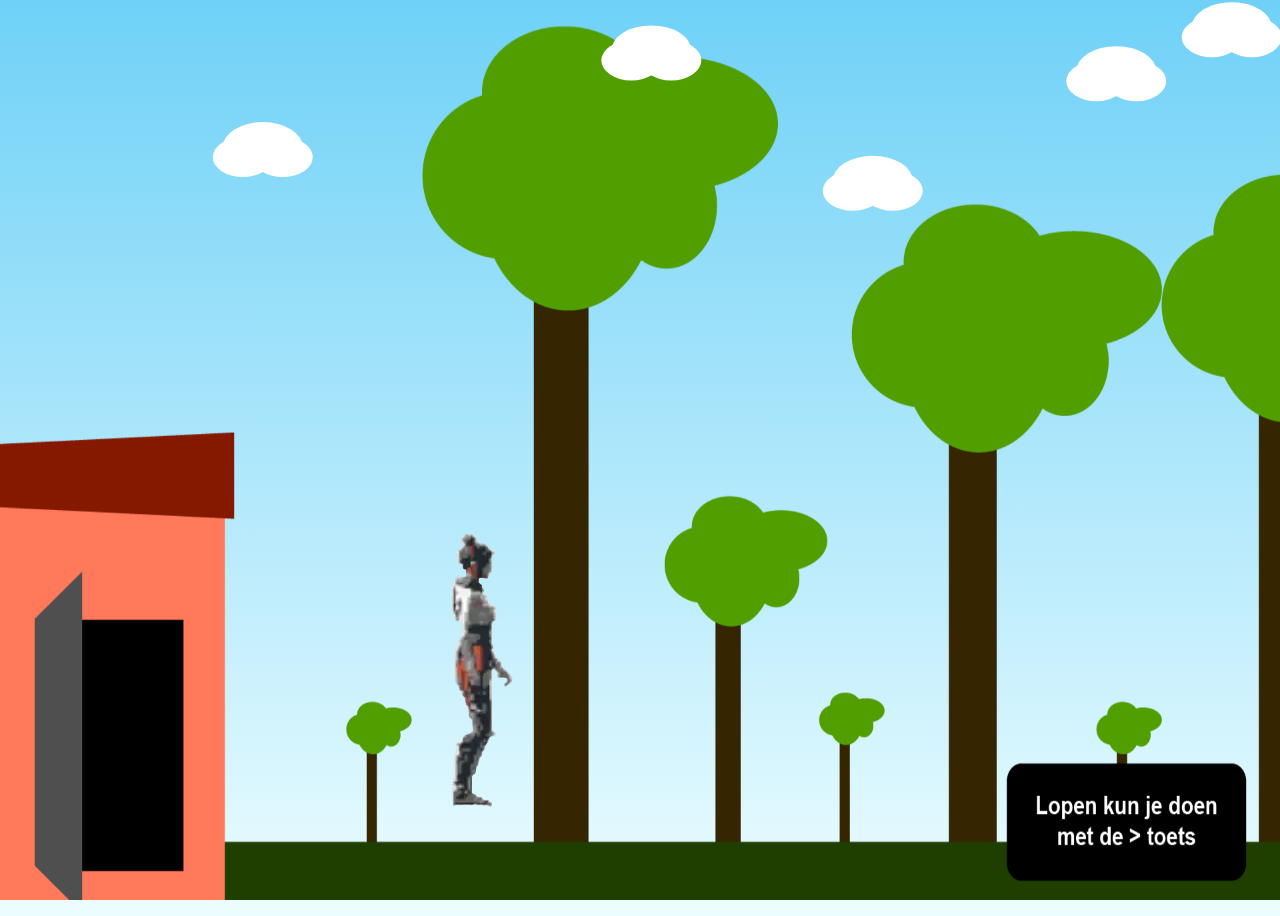
<file: 7_PROG/scene2.html>
<!doctype html>
<html lang="nl">
<head>
    <meta charset="utf-8">
    <!-- SEO title -->
    <title>PROG Scene 2 - Bastiaan de Hart</title>
    <!-- Globale Stylesheet -->
    <link rel="stylesheet" href="./assets/css/main.css">
    <!-- Scene specifieke stylesheet -->
    <link rel="stylesheet" href="./assets/css/scene2.css">
</head>
<body>
    <!-- 
    Grafische layers, volgoorde bepaald door Z-index in CSS.
    Alle afbeeldingen zijn in moderne WebP standaard en maximaal
    compressed. Zo is de hele website (ex P5 framework) max 187 KB. 
    -->
    <img class="layer_instructions" src="./assets/img/scene2/instructions.webp" alt="Instructies">
    <img class="layer_house" src="./assets/img/scene2/house.webp" alt="House">
    <img class="layer_forest" src="./assets/img/scene2/forest.webp" alt="Bos met bomen">
    <img class="layer_forest_ground" src="./assets/img/scene2/forest_ground.webp" alt="Grond">

    <!-- Persoonage, standaard ingesteld als stilstaand (stand) -->
    <div id="my_person" class="stand"></div>

    <!-- Scene specifieke JS -->
    <script src="./assets/js/scene2.js" defer></script>
    
    <!-- Javascrypt voor de wolken, deze worden met P5 gegenereerd -->
    <script src="./assets/js/vendor/p5.min.js" defer></script>
    <script src="./assets/js/clouds.js" defer></script>
</body>
</html>
</file>
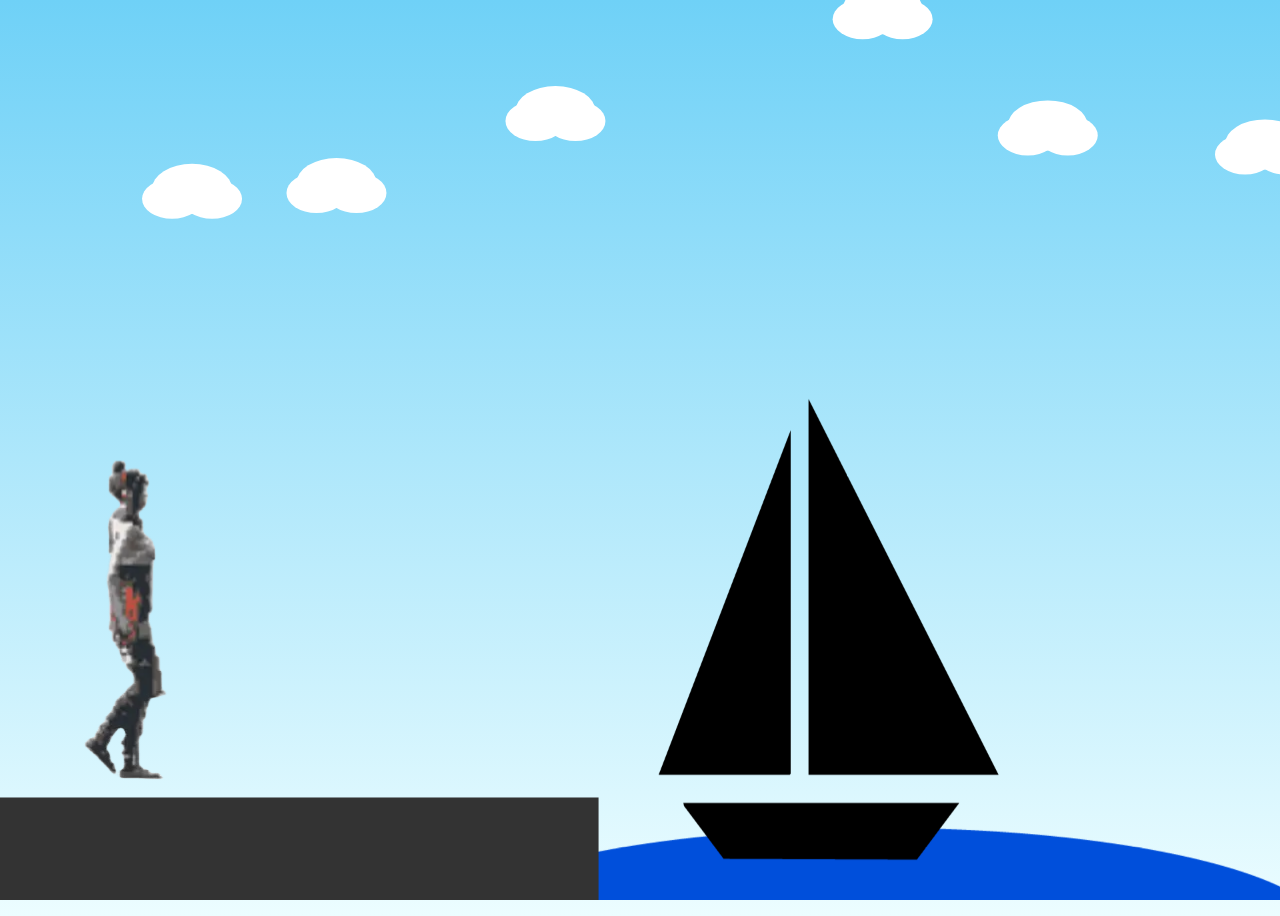
<file: 7_PROG/scene3.html>
<!doctype html>
<html lang="nl">
<head>
    <meta charset="utf-8">
    <!-- SEO title -->
    <title>PROG Scene 3 - Bastiaan de Hart</title>
    <!-- Globale Stylesheet -->
    <link rel="stylesheet" href="./assets/css/main.css">
    <!-- Scene specifieke stylesheet -->
    <link rel="stylesheet" href="./assets/css/scene3.css">
</head>
<body>
    <!-- 
    Grafische layers, volgoorde bepaald door Z-index in CSS.
    Alle afbeeldingen zijn in moderne WebP standaard en maximaal
    compressed. Zo is de hele website (ex P5 framework) max 187 KB. 
    -->
    <img class="layer_boat" src="./assets/img/scene3/boat_water.webp" alt="Bootje">
    <img class="layer_boat_dock" src="./assets/img/scene3/boat_dock.webp" alt="Boot dock">

    <!-- Boot weergave -->
    <div class="boat_button">
        <!-- Weergeven als hyperlink -->
        <a href="./scene4.html"><button>Spring in de boot</button></a>
    </div>

    <!-- Personage, deze loopt automtish daarom class op WALK ingestels -->
    <div id="my_person" class="walk"></div>

    <!-- Scene specifieke JS -->
    <script src="./assets/js/scene3.js" defer></script>

    <!-- Javascrypt voor de wolken, deze worden met P5 gegenereerd -->
    <script src="./assets/js/vendor/p5.min.js" defer></script>
    <script src="./assets/js/clouds.js" defer></script>
</body>
</html>
</file>
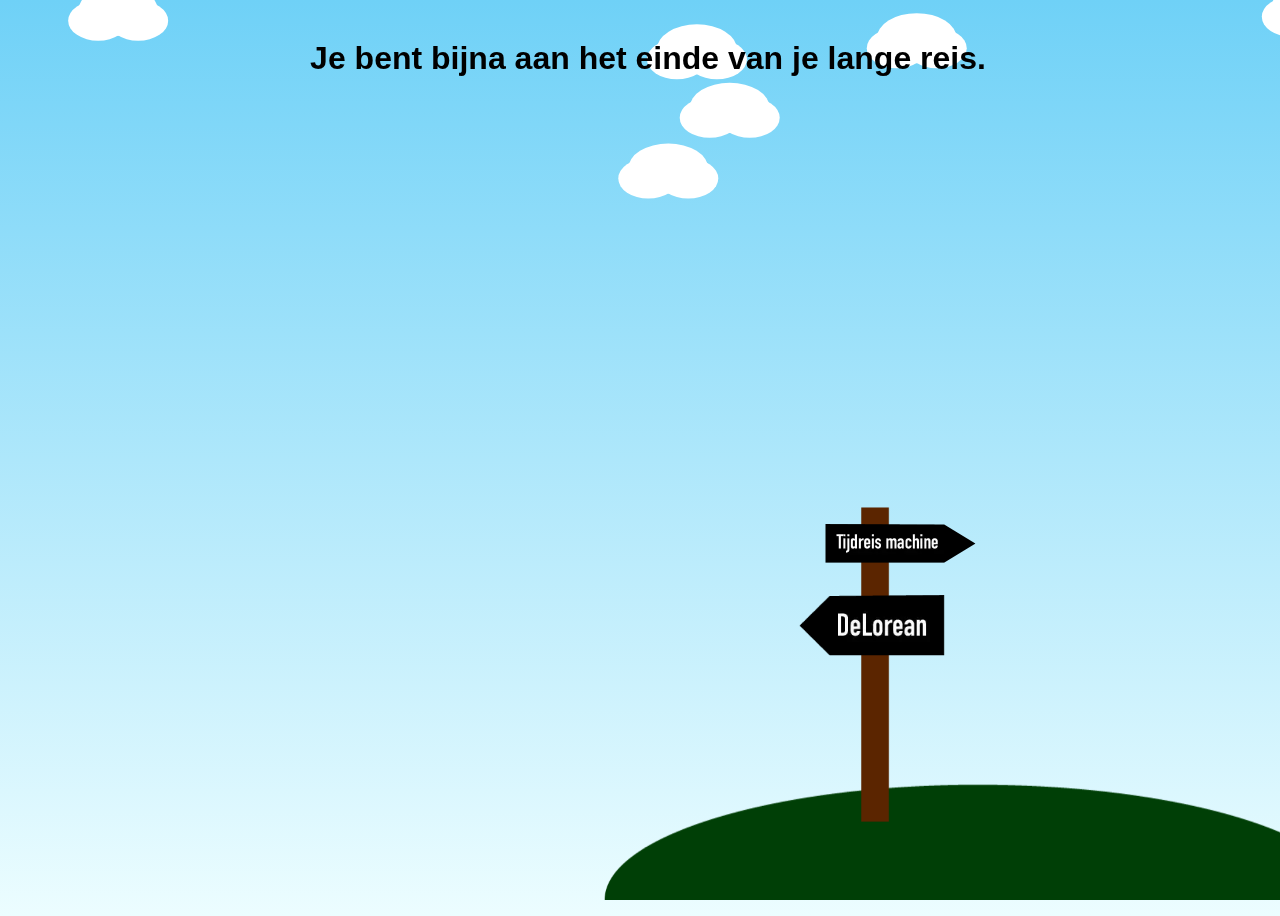
<file: 7_PROG/scene4.html>
<!doctype html>
<html lang="nl">
<head>
    <meta charset="utf-8">
    <!-- SEO title -->
    <title>PROG Scene 4 - Bastiaan de Hart</title>
    <!-- Globale Stylesheet -->
    <link rel="stylesheet" href="./assets/css/main.css">
    <!-- Scene specifieke stylesheet -->
    <link rel="stylesheet" href="./assets/css/scene4.css">
</head>
<body>
    <!-- 
    Grafische layers, volgoorde bepaald door Z-index in CSS.
    Alle afbeeldingen zijn in moderne WebP standaard en maximaal
    compressed. Zo is de hele website (ex P5 framework) max 187 KB. 
    -->
    <img class="layer_grass" src="./assets/img/scene4/grass.webp" alt="Gras">
    <img class="layer_sign_pole" src="./assets/img/scene4/pole.webp" alt="Paal voor bordjes">

    <!-- Twee verschillende borden, uitkomst is hetzelfde -->
    <a href="./scene5.html">
        <img class="layer_sign_one" src="./assets/img/scene4/delorean.webp" alt="DeLorean bordje">
    </a>
    <a href="./scene5.html">
        <img class="layer_sign_two" src="./assets/img/scene4/machine.webp" alt="Tijdreis machine bordje">
    </a>

    <!-- De teksten bovenin het scherm -->
    <div class="text-dialog">
        <p class="text-line-one">Je bent bijna aan het einde van je lange reis.</p>
    </div>
    <div class="text-dialog">
        <p class="text-line-two">Maar welke richting besluit je nu op te gaan?</p>
    </div>

    <!-- Javascrypt voor de wolken, deze worden met P5 gegenereerd -->
    <script src="./assets/js/vendor/p5.min.js" defer></script>
    <script src="./assets/js/clouds.js" defer></script>
</body>
</html>
</file>
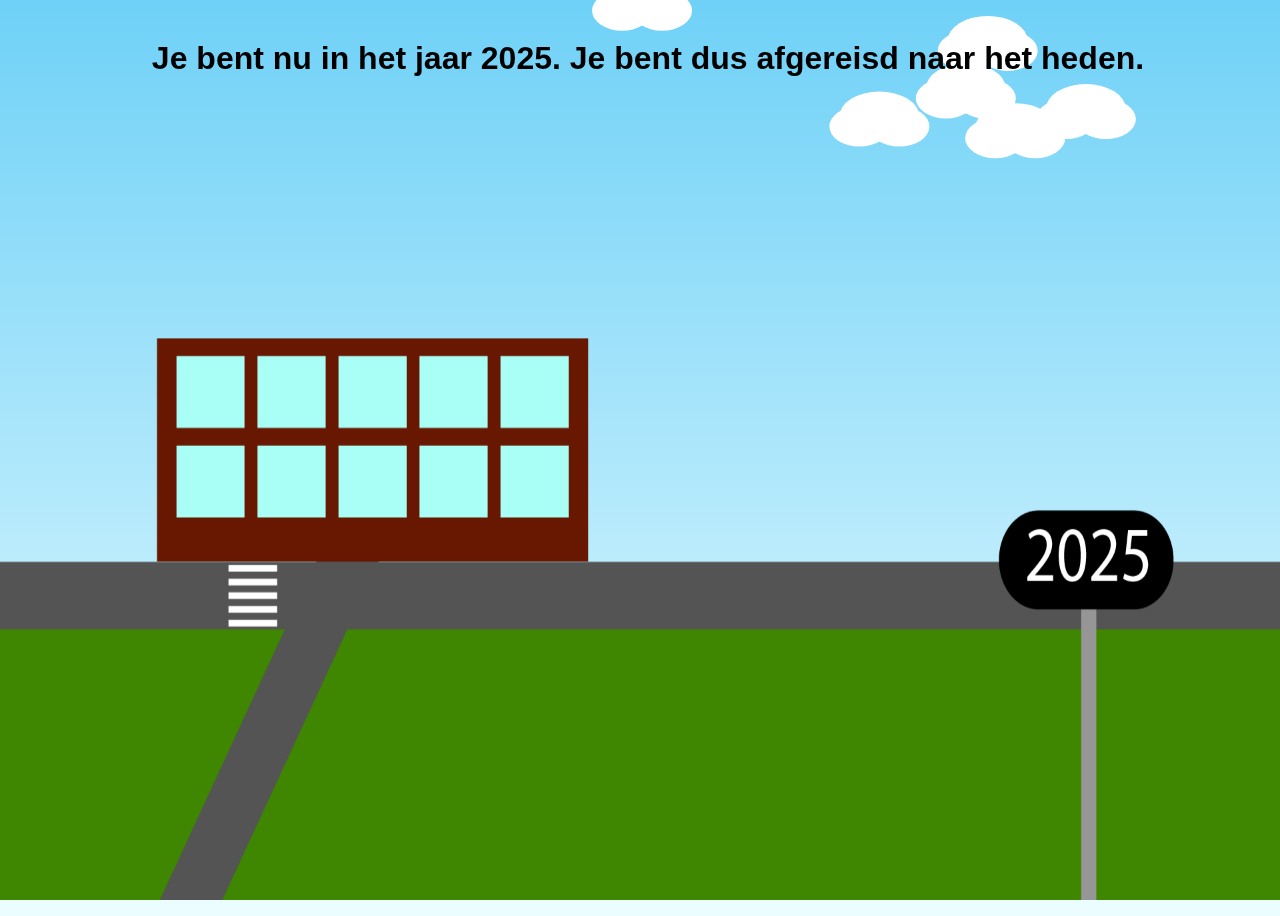
<file: 7_PROG/scene5.html>
<!doctype html>
<html lang="nl">
<head>
    <meta charset="utf-8">
    <!-- SEO title -->
    <title>PROG Scene 5 - Bastiaan de Hart</title>
    <!-- Globale Stylesheet -->
    <link rel="stylesheet" href="./assets/css/main.css">
    <!-- Scene specifieke stylesheet -->
    <link rel="stylesheet" href="./assets/css/scene5.css">
</head>
<body>
    <!-- 
    Grafische layers, volgoorde bepaald door Z-index in CSS.
    Alle afbeeldingen zijn in moderne WebP standaard en maximaal
    compressed. Zo is de hele website (ex P5 framework) max 187 KB. 
    -->
    <img class="layer_grass" src="./assets/img/scene5/grass.webp" alt="Gras">
    <img class="layer_path" src="./assets/img/scene5/path.webp" alt="Looppad">
    <img class="layer_building" src="./assets/img/scene5/building.webp" alt="Gebouw">
    
    <!-- Paal met bordjes -->
    <img class="layer_pole" src="./assets/img/scene5/pole.webp" alt="Paal">
    <img class="layer_sign" src="./assets/img/scene5/sign.webp" alt="Bordje">

    <!-- De teksten bovenin het scherm -->
    <div class="text-dialog">
        <p class="text-line-one">Je bent nu in het jaar 2025. Je bent dus afgereisd naar het heden.</p>
    </div>
    <div class="text-dialog">
        <p class="text-line-two">Dat betekent dat je je reis hebt volbracht.</p>
    </div>

    <!-- Javascrypt voor de wolken, deze worden met P5 gegenereerd -->
    <script src="./assets/js/vendor/p5.min.js" defer></script>
    <script src="./assets/js/clouds.js" defer></script>
</body>
</html>
</file>
<file: 2_ADWE/assets/css/style.css>
/* Main */
body {
  font-family: "Roboto", sans-serif;
  color: #23272A;
  padding: 0px;
  margin: 0px;
  background-color: white;
  background-image: url("../img/layout/achtergrond.svg");
  background-repeat: no-repeat;
  background-size: cover;
}

header > section, .flexible, #call-to-action, footer {
  max-width: 1080px;
  margin: 0 auto !important;
  float: none !important;
}

/* Fonts */
h1 {
  font-family: "Roboto", sans-serif;
  font-weight: 100;
  font-size: 62px;
  text-transform: lowercase;
}

h2 {
  font-family: "Roboto", sans-serif;
  font-weight: 400;
  font-size: 32px;
  text-transform: lowercase;
}

h3 {
  font-family: "Roboto", sans-serif;
  font-weight: 700;
  font-size: 18px;
  text-transform: lowercase;
}

p {
  font-family: "Roboto", sans-serif;
  font-size: 16px;
  font-weight: 300;
  line-height: 1.6;
}

/* Buttons */
.button, button {
  border-radius: 8px;
  background-color: #9DC183;
  color: #23272A;
  padding: 20px;
  display: block;
  text-decoration: none;
  text-align: center;
  font-size: 20px;
}
.button:hover, button:hover {
  background-color: #0B6623;
  color: white;
}

input, textarea, button {
  width: 100%;
  padding: 12px 20px;
  margin: 8px 0;
  box-sizing: border-box;
  border: 2px solid #9DC183;
  border-radius: 8px;
  /* 
   * Fix voor issue waar het layout kapot gaat als je de "textarea" reseized.
   * LINK: https://stackoverflow.com/questions/9382245/how-to-disable-textarea-resizing
   */
  resize: vertical;
}

/* Layout: Header */
header {
  background-color: #0B6623;
  box-shadow: 10px 10px 10px 0px rgba(0, 0, 0, 0.2);
  padding: 20px;
}
header #top {
  display: flex;
  justify-content: space-between;
  height: 100%;
}
header #top > div {
  padding: 0px;
}
header #top #logo {
  width: 128px;
}
header #top #back a img, header #top #map a img {
  width: 40px;
}
header #breadcrumbs ol {
  list-style: none;
  font-size: 14px;
  padding-left: 0;
  color: white;
}
header #breadcrumbs ol li {
  display: inline;
  text-transform: lowercase;
}
header #breadcrumbs ol li a {
  text-decoration: underline;
  color: white;
}
header #breadcrumbs ol li a:hover {
  text-decoration: underline;
}
header #breadcrumbs ol li + li:before {
  padding: 6px;
  content: ">";
}
header #intro {
  padding: 20px 0px 40px 0px;
}
header #intro h1, header #intro p {
  color: white;
  padding: 0px;
  margin: 0px;
}
header #intro p {
  font-weight: 100;
}

/* Layout: Flexible */
.flexible {
  display: flex;
  justify-content: space-between;
  height: 100%;
  padding: 20px;
}
.flexible > div, .flexible > figure, .flexible > section {
  flex: 1 1 0px;
  padding: 10px;
  margin: 12px;
  border: 4px solid #D0F0C0;
  background-color: white;
  border-radius: 8px;
  box-shadow: 10px 10px 10px 0px rgba(0, 0, 0, 0.2);
}
.flexible > div img, .flexible > figure img, .flexible > section img {
  max-width: 100%;
  border-radius: 8px;
}
.flexible figure {
  background-color: #D0F0C0;
}
.flexible .lokaal {
  display: inline;
  border-radius: 8px;
  background-color: #0B6623;
  color: white;
  padding: 8px;
  text-transform: capitalize;
  font-weight: 100;
}

/* Layout: CTA (Call-To-Action) */
#call-to-action {
  text-align: center;
  padding: 10px 0 30px 0;
  margin: 20px;
  background-color: #9DC183;
  box-shadow: 10px 10px 10px 0px rgba(0, 0, 0, 0.2);
  border-radius: 8px;
}
#call-to-action p {
  font-size: 30px;
  padding: 8px;
  margin: 30px;
  font-weight: 400;
}
#call-to-action #socials img {
  width: 64px;
}
#call-to-action #socials img:hover {
  /*
   * Sinds achtergrond kleur wijzigen niet werkt, kleine filter
   * LINK: https://developer.mozilla.org/en-US/docs/Web/CSS/filter-function/invert 
   */
  filter: invert(1);
}
#call-to-action #socials a {
  padding: 0 20px 0 20px;
}

/* Layout: Footer */
footer {
  text-align: center;
  padding-top: 40px;
}
footer p {
  color: #23272A;
  font-size: 12px;
  font-weight: 700;
}

@media (max-width: 600px) {
  h1 {
    font-size: 50px;
  }
  h2 {
    font-size: 28px;
  }
  h3, p {
    font-size: 16px;
  }
  .flexible {
    flex-direction: column;
  }
  .flexible .lokaal {
    font-size: 18px;
  }
  #call-to-action {
    margin: 0px;
    border-radius: 0px;
  }
  #call-to-action p {
    font-size: 18px;
  }
  #call-to-action #socials img {
    width: 40px;
  }
  .mobile-reverse {
    display: flex;
    flex-direction: column-reverse;
  }
}
@media (min-width: 600px) and (max-width: 1200px) {
  h1 {
    font-size: 60px;
  }
  h2 {
    font-size: 32px;
  }
  h3, p {
    font-size: 16px;
  }
  #call-to-action {
    margin: 0px;
    border-radius: 0px;
  }
  #call-to-action p {
    font-size: 26px;
  }
  #call-to-action #socials img {
    width: 52px;
  }
  .flexible {
    flex-direction: row;
    flex-wrap: wrap;
  }
  .flexible .lokaal {
    font-size: 18px;
  }
  /* 
   * Kolommen doen vreemd, dus voor tablet even 'n vaste breedte.
   * Desktop  1 2 3
   * Mobiel   1 1 1
   * Tablet   1 2 1 (max 40%)
   */
  .flexible > div {
    flex: 1;
    flex: 0 0 40%;
  }
}
</file>
<file: 7_PROG/assets/css/main.css>
/*
 * Omdat ik graag volgens het DRY principe (Don't Repeat Yourself) heb ik de CSS
 * ook zo dynamisch mogenlijk ingestoken en herhalende elementen in een main.css
 * bestand gestopt
 *
 */
body {
  padding: 0px;
  text-align: center;
  overflow: hidden;
  font-size: 32px;
  font-family: Arial, Helvetica, sans-serif;
  /* Achtergrond van de lucht */
  background: linear-gradient(to bottom, #6fd1f7, #ecfdff);
  height: 100vh;
}

/* Ik wil iedere afbeelding selecteren, behalve elementen die kleiner moeten zijn dan Full-Screen gevuld */
img:not(.magicwand, .magicwand_container, .layer_sign_one, .layer_sign_two) {
  min-height: 100%;
  min-width: 1079px;
  width: 100%;
  height: auto;
  position: fixed;
  left: 0;
  bottom: 0;
}

.text-dialog {
  /* Z-index hoog want text moet ALTIJD op voorgrond. */
  z-index: 999;
  position: absolute;
  margin: auto;
  width: 100%;
  height: 100%;
  font-weight: bold;
  color: #000000;
}
.text-line-one {
  animation-name: fadeOut;
  /* DOCS: https://developer.mozilla.org/en-US/docs/Web/CSS/animation-fill-mode */
  animation-fill-mode: forwards;
  animation-duration: 2s;
  animation-delay: 6s;
}
.text-line-two {
  padding-top: -10%;
  opacity: 0;
  animation-name: fadeOut2;
  animation-fill-mode: forwards;
  animation-duration: 2s;
  animation-delay: 6s;
}

/* Keyframe is voor de teksten, deze hebben een fade-in & fade-out effect */
@keyframes fadeOut {
  0% {
    opacity: 1;
  }
  100% {
    opacity: 0;
  }
}
@keyframes fadeOut2 {
  0% {
    opacity: 0;
  }
  100% {
    opacity: 1;
  }
}
.cloud {
  /* Clouds zijn voor het wolken canvas dat door P5 wordt gemaakt */
  position: absolute;
  top: 20%;
  left: 10%;
  width: 150px;
  height: 80px;
  background: #ffffff;
  border-radius: 50%;
}
.cloud::before {
  /* Ronding voor "main" wolk */
  width: 100px;
  height: 100px;
  top: -30px;
  left: 40px;
}
.cloud::after {
  /* Ronding na de "main" wolk */
  width: 80px;
  height: 80px;
  top: -20px;
  left: -30px;
}

/*
 * Personage komt in 2 annimaties voor. de stand en walk zijn hetzelfde
 * daarom besloten om deze globaal te defineren om niet te hoeven herhalen.
 * Als personage stil staat heeft deze de class .stand, beweging .walk met
 * een Loop animatie
 *
 */
.stand {
  width: 186px;
  height: 349px;
  /* Bron afbeelding: https://sergibote.weebly.com/uploads/5/5/4/1/55416621/6157130_orig.png */
  background: url(../img/global/standing.webp);
}

.walk {
  width: 185.25px;
  height: 349px;
  /* Bron afbeelding: https://sergibote.weebly.com/uploads/5/5/4/1/55416621/6157130_orig.png */
  background: url(../img/global/walking.webp);
  /* DOCS: https://developer.mozilla.org/en-US/docs/Web/CSS/animation-timing-function */
  animation: walking 1s steps(8) infinite;
}

@keyframes walking {
  from {
    background-position: 0;
  }
  to {
    background-position: -1482px;
  }
}
</file>
<file: 7_PROG/assets/css/scene1.css>
/* Layers moeten exact juiste volgorde hebben. */
.layer_lake {
  z-index: 1;
}
.layer_instructions {
  z-index: 2;
}

/* De style en animatie van de button */
button {
  padding-bottom: 8%;
  border: none;
  background: none;
  opacity: 0;
  margin: auto;
  font-weight: bold;
  color: #ffffff;
  cursor: pointer;
  /* DOCS: https://developer.mozilla.org/en-US/docs/Web/CSS/animation-fill-mode */
  animation-name: fadeIn;
  animation-fill-mode: forwards;
  animation-delay: 15s;
  animation-duration: 3s;
}
button:hover {
  /* Klein hover effect zodat het duidelijk is waar geklikt moet worden */
  text-shadow: #000000 1px 0 10px;
}

@keyframes fadeIn {
  0% {
    opacity: 0;
  }
  100% {
    opacity: 1;
  }
}
/*Hier animeer ik de positie van het zwaard*/
.magicwand_container {
  z-index: 1000;
  opacity: 0;
  width: 30%;
  height: 30%;
  position: absolute;
  margin: auto;
  animation-name: magicwandThrow;
  animation-delay: 10s;
  animation-duration: 3s;
  transition-timing-function: ease-in;
  animation-fill-mode: forwards;
  animation-direction: normal;
}

/*Hier animeer ik de rotation van het zwaard*/
.magicwand {
  margin-top: -70px;
  animation-name: magicwandRotate;
  animation-delay: 10s;
  animation-duration: 3s;
  animation-fill-mode: forwards;
  animation-direction: normal;
  /* DOCS: https://developer.mozilla.org/en-US/docs/Web/CSS/transform-function/rotate */
  transform: rotate(-300deg);
}

@keyframes magicwandThrow {
  0% {
    opacity: 0;
    transform: translate(60vw, 30vh);
  }
  15% {
    opacity: 0;
  }
  50% {
    opacity: 1;
  }
  75% {
    opacity: 1;
  }
  100% {
    opacity: 1;
    transform: translate(30vw, 72vh);
  }
}
@keyframes magicwandRotate {
  0% {
    transform: rotate(0deg);
  }
  90% {
    transform: rotate(-300deg);
  }
}
</file>
<file: 1_BAWE/assets/css/style.css>
body {
  padding: 0;
  margin: 0;
  border: 0;
  background-color: #FFF8E7;
}

h1, h2, h3, h4, h5, h6 {
  font-family: "Ubuntu Condensed", sans-serif;
}

h1 {
  font-size: 40px;
}

h2 {
  font-size: 18px;
}

p, ul, li, a, label {
  font-family: "Raleway", sans-serif;
}

nav {
  display: flex;
  justify-content: space-between;
  align-items: flex-start;
  background-color: #2dde98;
  padding: 15px;
  gap: 5px;
  border-top: 10px solid blue;
}

nav > div {
  border-radius: 5px;
  padding: 8px;
}

nav #logo {
  font-size: 32px;
  font-weight: 900;
  line-height: 0;
}

nav #navbar ul {
  list-style-type: none;
  margin: 0;
  padding: 0;
  overflow: hidden;
}

nav #navbar li {
  float: left;
}

nav #navbar li a {
  display: block;
  text-align: center;
  padding: 16px 16px;
  text-decoration: none;
  color: black;
  font-weight: bold;
  border: 2px solid #2dde98;
  border-radius: 12px;
}

nav #navbar li a:hover {
  border: 2px solid black;
}

article, #title {
  display: flex;
  justify-content: center;
  align-items: flex-start;
  height: 100%;
  padding: 15px;
  margin: auto;
  width: 60%;
  gap: 20px;
  padding-top: 20px;
}

article > div, #title > div {
  padding: 8px;
  width: 50%;
  background-color: white;
  border-radius: 12px;
  padding: 20px;
  box-shadow: rgba(0, 0, 0, 0.1) 0px 4px 12px;
}

article > div a, #title > div a {
  color: #2dde98;
}

article > div img, #title > div img {
  max-width: 100%;
}

footer {
  background-color: black;
  height: 80px;
}

footer p {
  padding-top: 30px;
  font-weight: 900;
  text-align: center;
  color: white;
  font-size: 16px;
}

input {
  width: 50%;
  padding: 12px 20px;
  margin: 8px 0;
  display: block;
}
</file>
<file: 7_PROG/assets/css/scene2.css>
/* Layers moeten exact juiste volgorde hebben. */
.layer_forest {
  z-index: 1;
  animation: wind 5s ease-in-out infinite alternate;
}
.layer_forest_ground {
  z-index: 2;
}
.layer_house {
  z-index: 3;
}
.layer_instructions {
  z-index: 4;
}

/* Kleine rotatie effect voro de bomen, zodat hetl ijkt te waaien */
@keyframes wind {
  0% {
    transform: rotate(-1deg);
  }
  100% {
    transform: rotate(1deg);
  }
}
/* Dit is het personage, deze wordt bestuurd door JS code */
#my_person {
  z-index: 5;
  position: absolute;
  bottom: 6%;
  left: 0;
  margin-left: 400px;
}
</file>
<file: 7_PROG/assets/css/scene3.css>
/* Layers moeten exact juiste volgorde hebben. */
.layer_boat {
  z-index: 1;
  animation: seaWaves 3s ease-in-out infinite;
}
.layer_boat_dock {
  z-index: 2;
}

@keyframes seaWaves {
  0%, 100% {
    transform: rotate(-0.5deg);
  }
  50% {
    transform: rotate(0.5deg);
  }
}
/* CSS van de boot knop */
.boat_button {
  z-index: 1000;
  opacity: 0;
  width: 30%;
  height: 30%;
  left: 52%;
  bottom: 6%;
  position: absolute;
  margin: auto;
  animation-name: fadeIn;
  animation-fill-mode: forwards;
  animation-delay: 12s;
  animation-duration: 3s;
}

@keyframes fadeIn {
  0% {
    opacity: 0;
  }
  100% {
    opacity: 1;
  }
}
button {
  padding-bottom: 3%;
  border: none;
  background: none;
  margin: auto;
  font-weight: bold;
  color: #ffffff;
  cursor: pointer;
}
button:hover {
  text-shadow: #000000 1px 0 10px;
}

/* Personae positie bepaling. In main.css wordt walk & stand bepaald */
#my_person {
  z-index: 3;
  position: absolute;
  left: 0;
  bottom: 10%;
}
</file>
<file: 7_PROG/assets/css/scene4.css>
/* Layers moeten exact juiste volgorde hebben. */
.layer_grass {
  z-index: 1;
}
.layer_sign_pole {
  z-index: 2;
}
.layer_sign_two {
  z-index: 3;
  width: 100%;
  height: auto;
  padding-left: 30px;
}
.layer_sign_one {
  z-index: 3;
  width: 100%;
  height: auto;
  padding-top: 70px;
}

/* Hoogste Z-index want anders niet klikbaar... */
a {
  z-index: 1000;
  width: 12%;
  top: 58%;
  left: 62%;
  position: absolute;
  cursor: pointer;
  border: none;
  background: none;
  transition: transform 1s ease-in-out;
}
a:hover {
  transform: rotate(6deg);
}
</file>
<file: 7_PROG/assets/css/scene5.css>
/* Layers moeten exact juiste volgorde hebben. */
.layer_grass {
  z-index: 1;
}
.layer_path {
  z-index: 2;
}
.layer_building {
  z-index: 3;
}
.layer_pole {
  z-index: 4;
}
.layer_sign {
  z-index: 5;
  animation: windSign 2s ease-in-out infinite alternate;
}

@keyframes windSign {
  0%, 100% {
    transform: rotate(-0.5deg);
  }
  50% {
    transform: rotate(0.5deg);
  }
}
</file>
